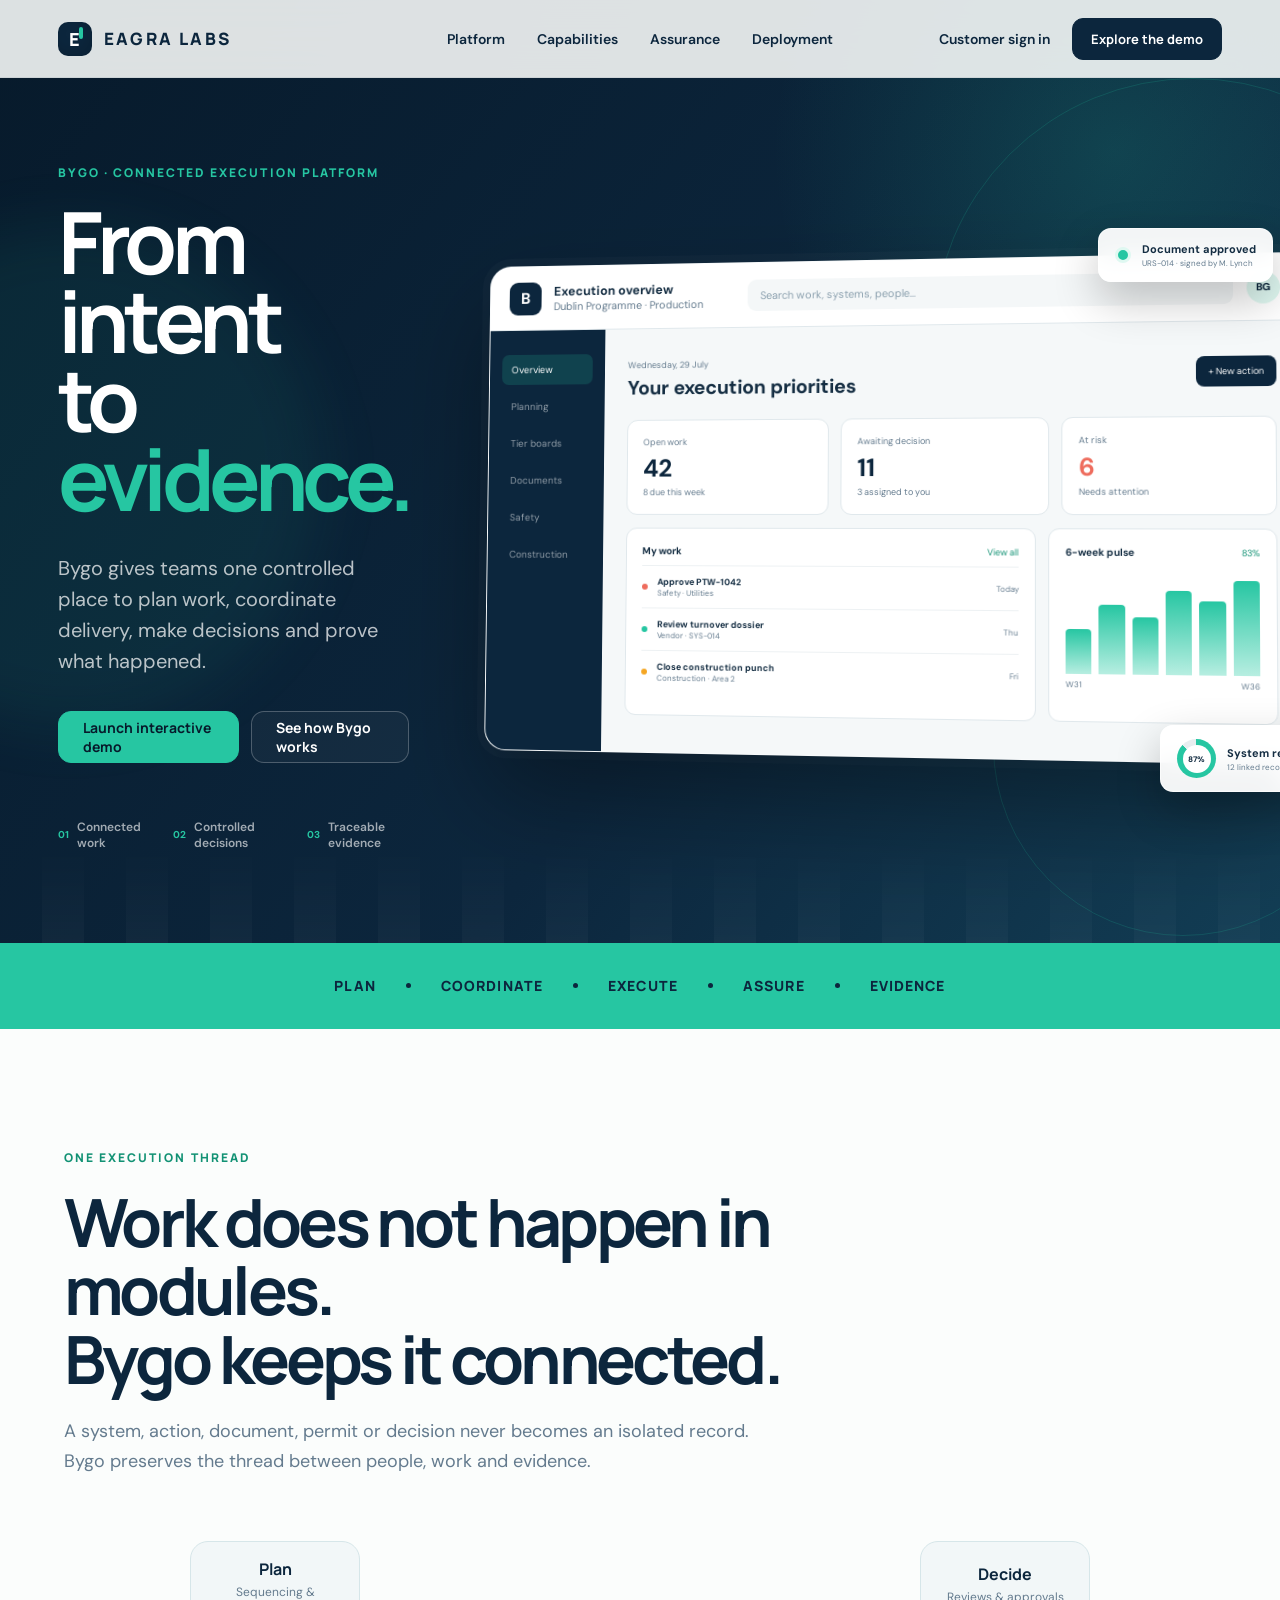
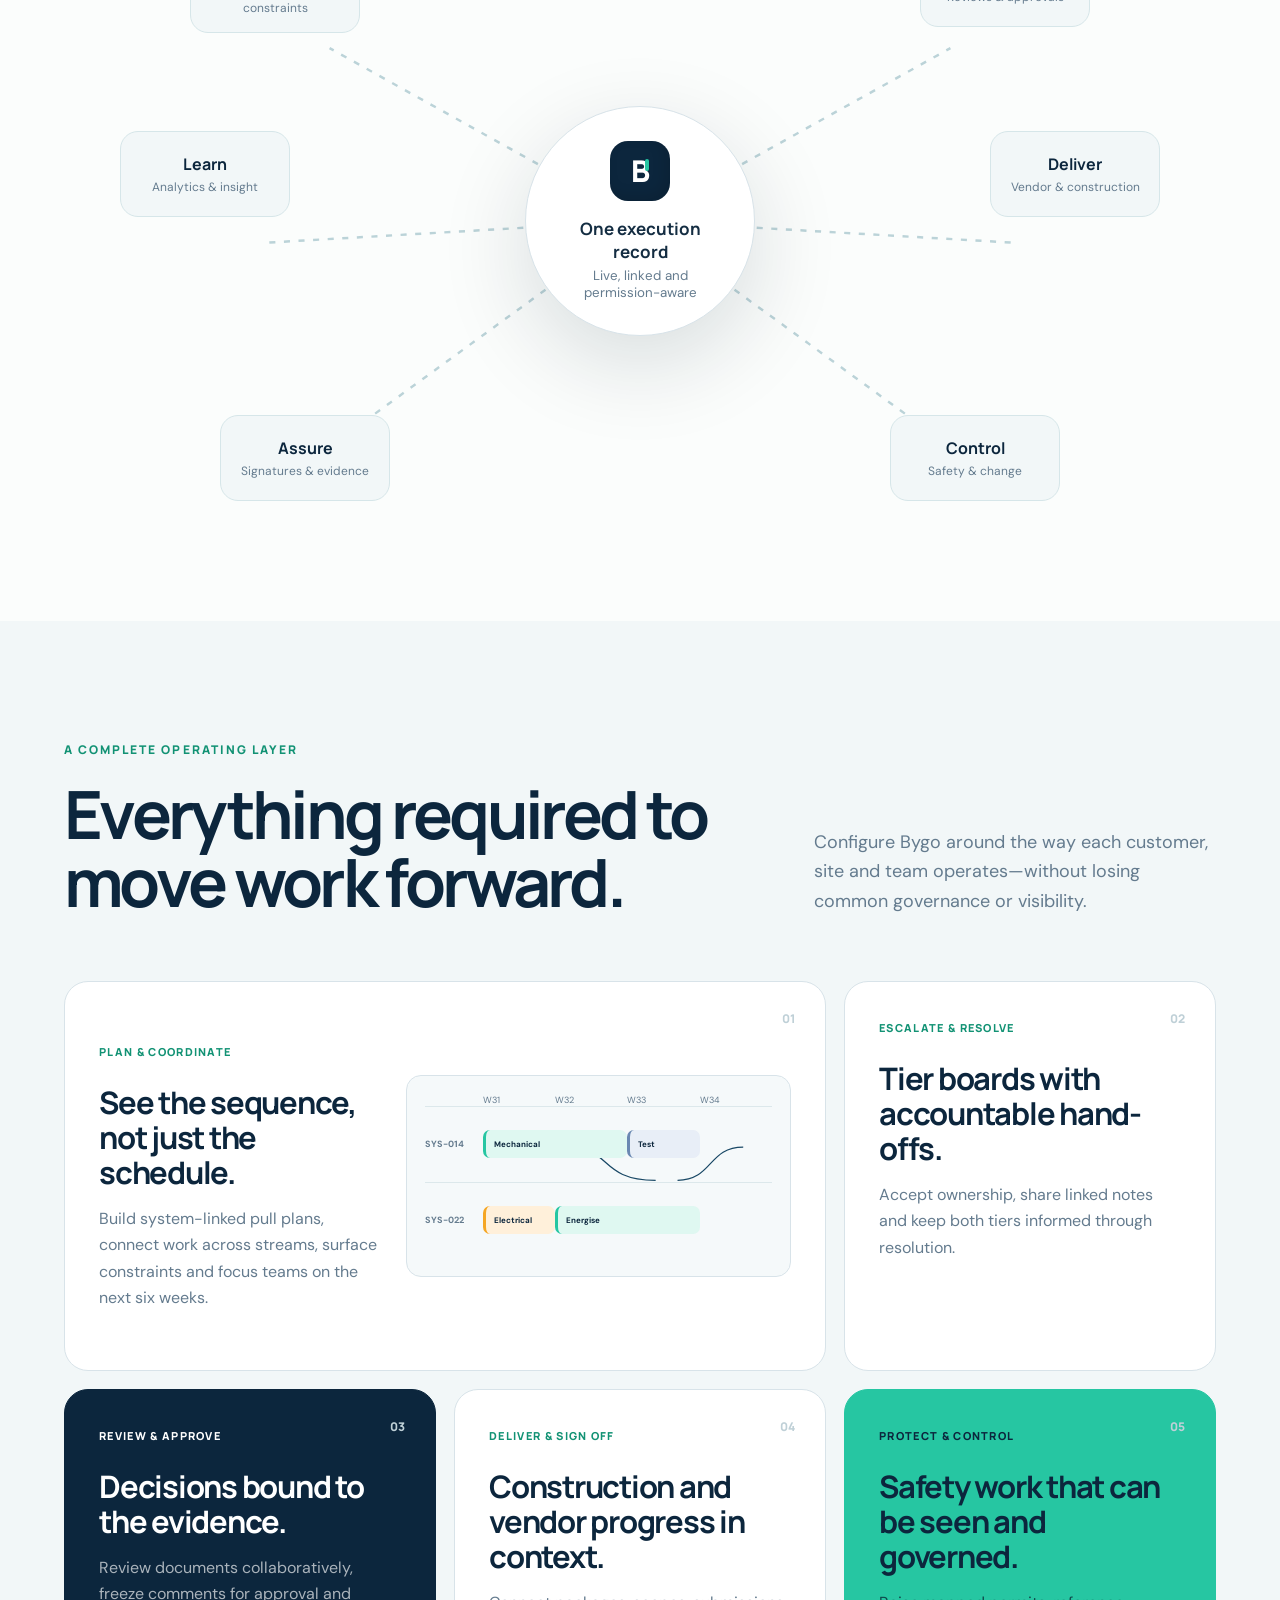
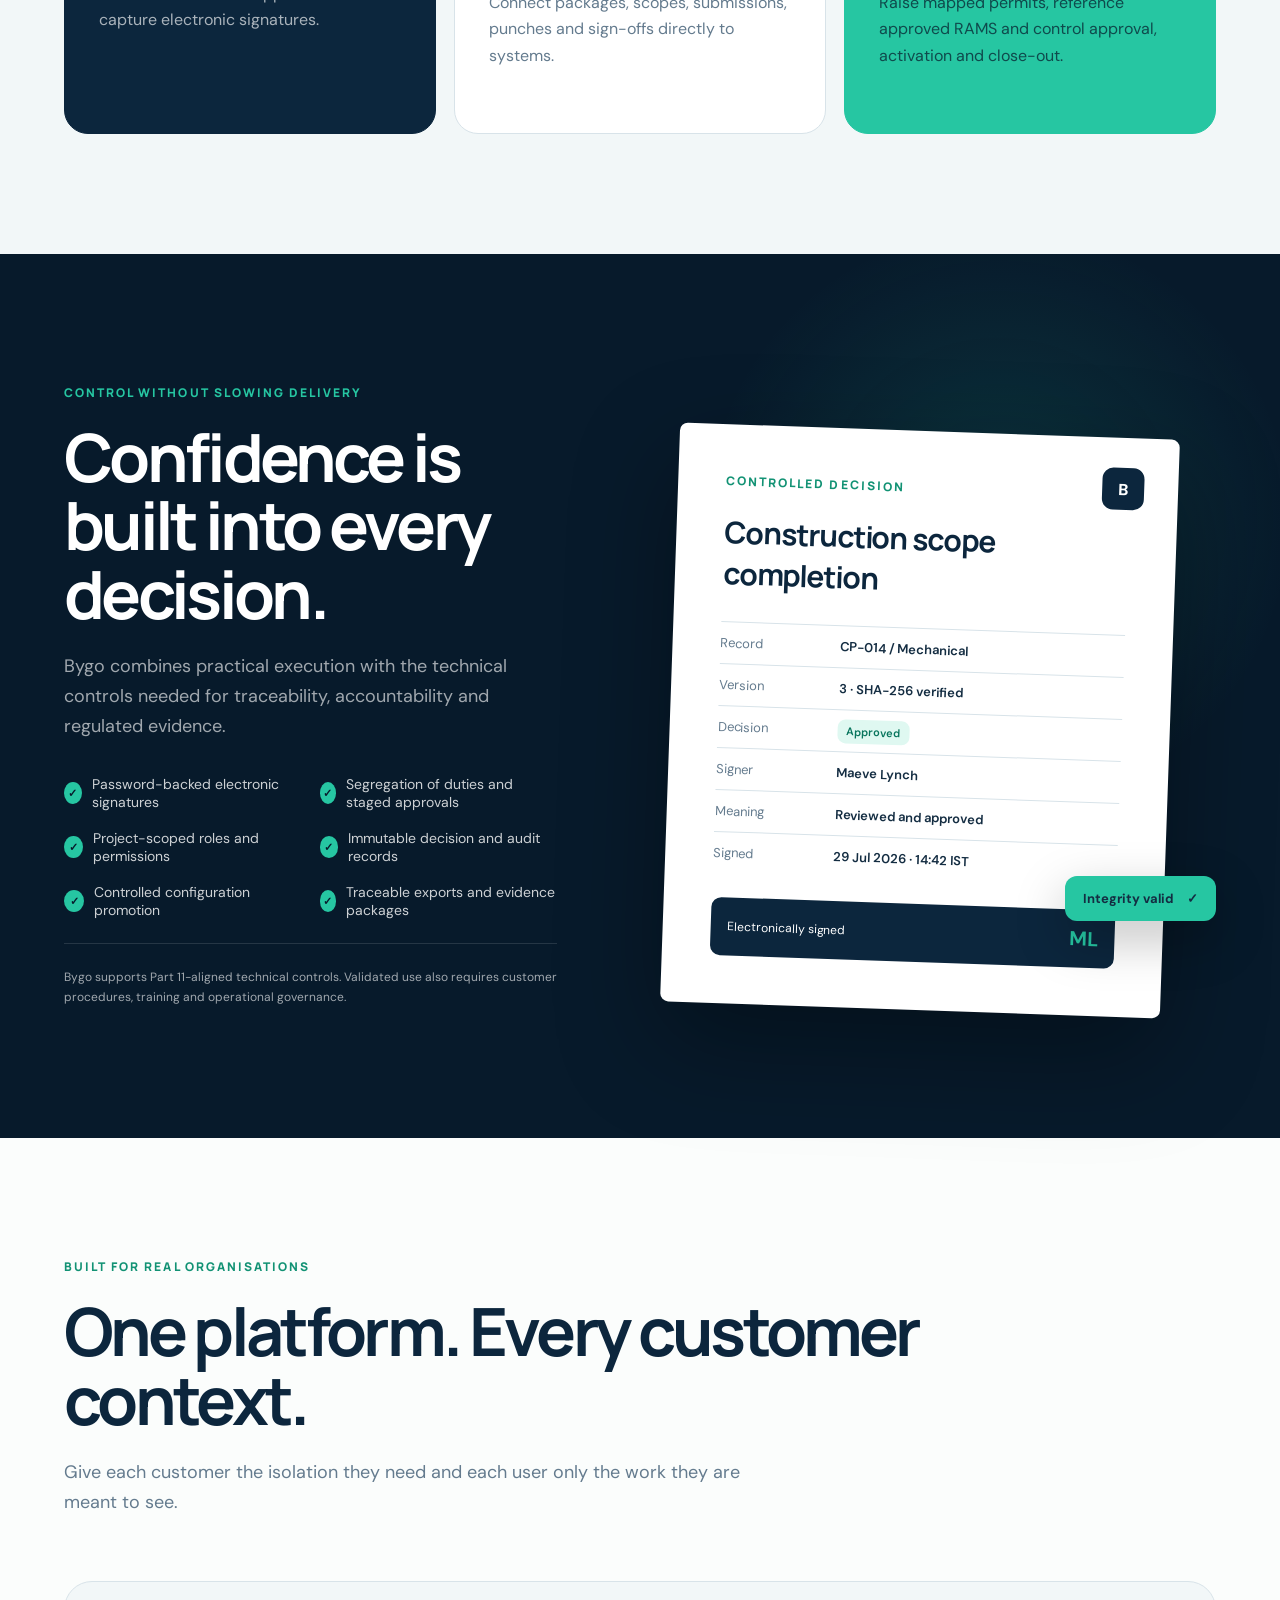
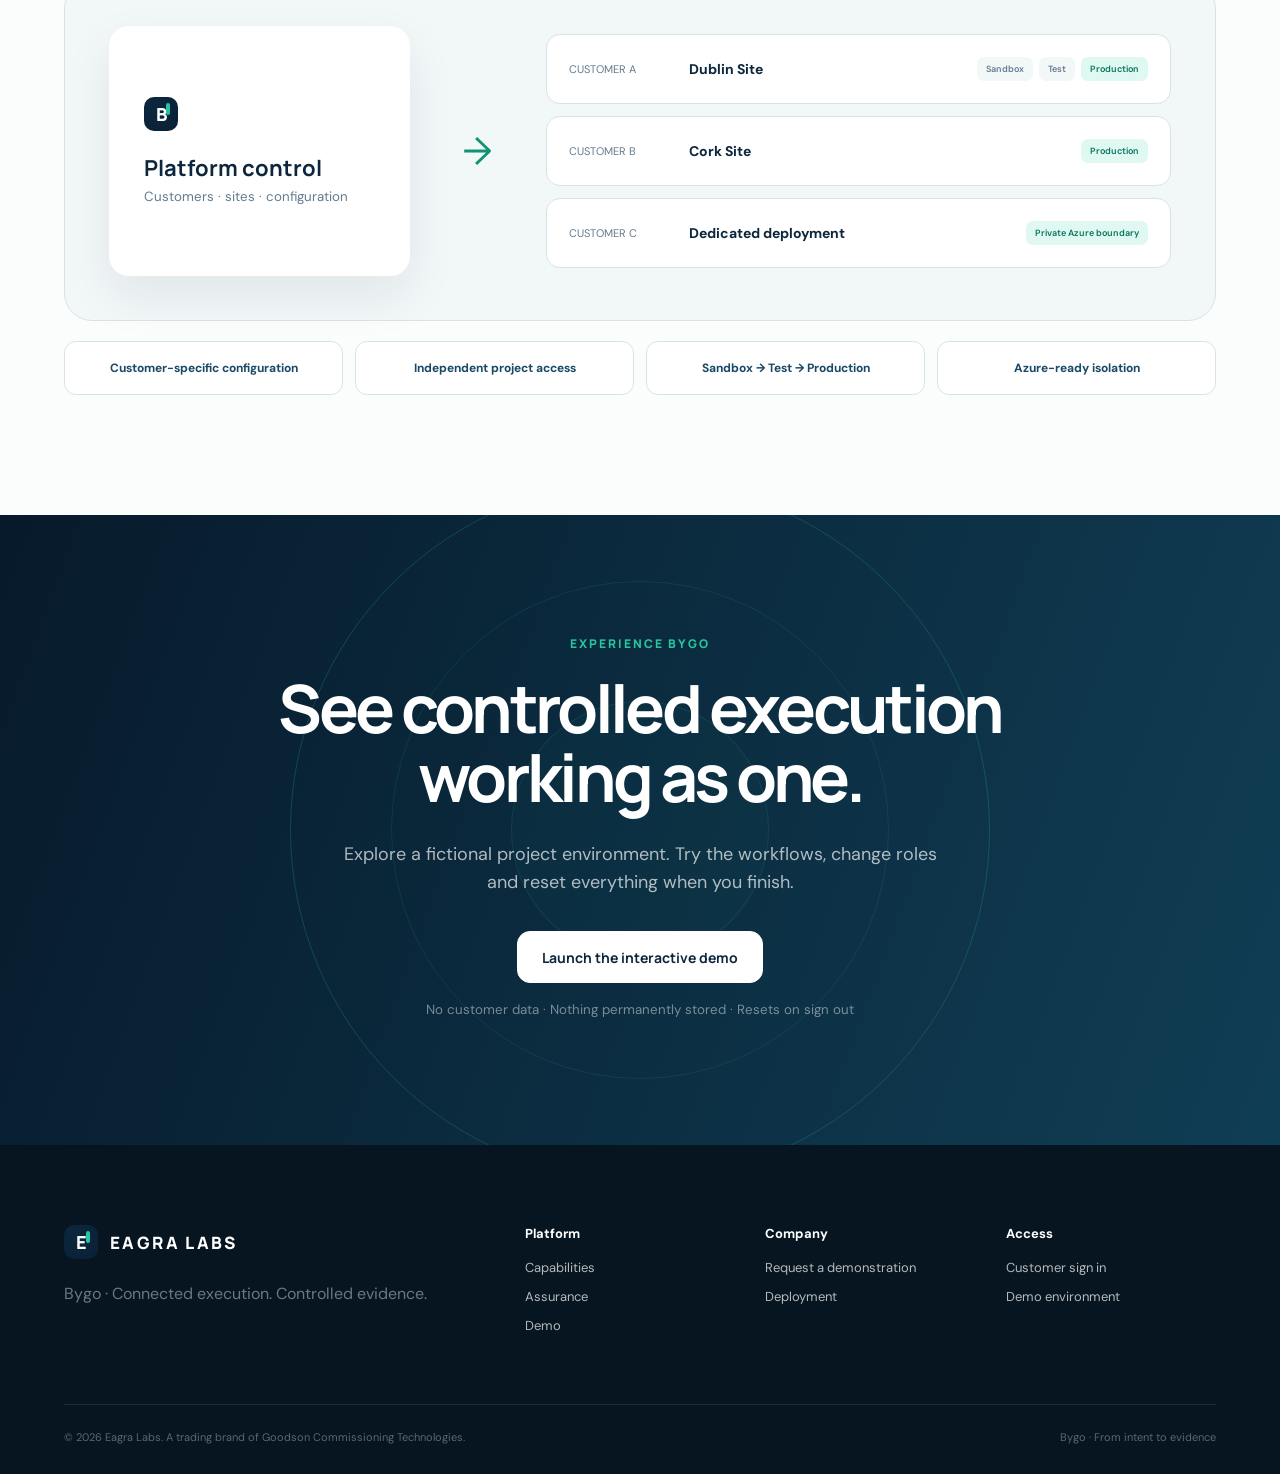
<file: index.html>
<!doctype html>
<html lang="en">
  <head>
    <meta charset="UTF-8" />
    <meta name="viewport" content="width=device-width, initial-scale=1.0" />
    <meta
      name="description"
      content="Bygo by Eagra Labs connects plans, people, controlled work and evidence across the entire execution lifecycle."
    />
    <meta name="theme-color" content="#0c263d" />
    <link rel="canonical" href="https://eagralabs.com/" />
    <meta property="og:type" content="website" />
    <meta property="og:url" content="https://eagralabs.com/" />
    <meta property="og:site_name" content="Eagra Labs" />
    <meta property="og:title" content="Bygo by Eagra Labs | From intent to evidence" />
    <meta
      property="og:description"
      content="Connected execution for plans, decisions, controlled work and traceable evidence."
    />
    <meta name="twitter:card" content="summary" />
    <meta name="twitter:title" content="Bygo by Eagra Labs | From intent to evidence" />
    <meta
      name="twitter:description"
      content="Connected execution for plans, decisions, controlled work and traceable evidence."
    />
    <title>Bygo by Eagra Labs | From intent to evidence</title>
    <link rel="icon" href="favicon.svg" type="image/svg+xml" />
    <link rel="preconnect" href="https://fonts.googleapis.com" />
    <link rel="preconnect" href="https://fonts.gstatic.com" crossorigin />
    <link
      href="https://fonts.googleapis.com/css2?family=DM+Sans:wght@400;500;600;700&amp;family=Manrope:wght@500;600;700;800&amp;display=swap"
      rel="stylesheet"
    />
    <link rel="stylesheet" href="styles.css" />
  </head>
  <body>
    <header class="site-header">
      <a class="brand" href="#top" aria-label="Eagra Labs home">
        <span class="brand-mark">E</span>
        <span>EAGRA LABS</span>
      </a>
      <button class="menu-toggle" type="button" aria-label="Open navigation">
        <span></span><span></span>
      </button>
      <nav class="site-nav" aria-label="Primary navigation">
        <a href="#platform">Platform</a>
        <a href="#capabilities">Capabilities</a>
        <a href="#assurance">Assurance</a>
        <a href="#deployment">Deployment</a>
      </nav>
      <div class="header-actions">
        <a class="text-link" href="https://app.bygo.eagralabs.com/">Customer sign in</a>
        <a class="button small" href="demo.html">Explore the demo</a>
      </div>
    </header>

    <main id="top">
      <section class="hero">
        <div class="hero-glow"></div>
        <div class="hero-copy reveal">
          <span class="kicker">Bygo · Connected execution platform</span>
          <h1>From intent<br />to <em>evidence.</em></h1>
          <p>
            Bygo gives teams one controlled place to plan work, coordinate
            delivery, make decisions and prove what happened.
          </p>
          <div class="hero-actions">
            <a class="button" href="demo.html">Launch interactive demo</a>
            <a class="button ghost" href="#platform">See how Bygo works</a>
          </div>
          <div class="hero-proof">
            <span><b>01</b> Connected work</span>
            <span><b>02</b> Controlled decisions</span>
            <span><b>03</b> Traceable evidence</span>
          </div>
        </div>

        <div class="product-scene reveal">
          <div class="scene-orbit orbit-one"></div>
          <div class="scene-orbit orbit-two"></div>
          <div class="product-window">
            <div class="product-topbar">
              <div class="mini-brand">B</div>
              <div class="product-title">
                <strong>Execution overview</strong>
                <span>Dublin Programme · Production</span>
              </div>
              <div class="product-search">Search work, systems, people…</div>
              <div class="avatar">BG</div>
            </div>
            <div class="product-body">
              <aside class="product-sidebar">
                <span class="active">Overview</span>
                <span>Planning</span>
                <span>Tier boards</span>
                <span>Documents</span>
                <span>Safety</span>
                <span>Construction</span>
              </aside>
              <div class="product-content">
                <div class="welcome-row">
                  <div>
                    <small>Wednesday, 29 July</small>
                    <h3>Your execution priorities</h3>
                  </div>
                  <button>+ New action</button>
                </div>
                <div class="metric-row">
                  <div><span>Open work</span><strong>42</strong><i>8 due this week</i></div>
                  <div><span>Awaiting decision</span><strong>11</strong><i>3 assigned to you</i></div>
                  <div class="alert"><span>At risk</span><strong>6</strong><i>Needs attention</i></div>
                </div>
                <div class="content-grid">
                  <div class="work-card">
                    <header><strong>My work</strong><span>View all</span></header>
                    <div class="work-row">
                      <i class="priority critical"></i>
                      <div><b>Approve PTW-1042</b><small>Safety · Utilities</small></div>
                      <time>Today</time>
                    </div>
                    <div class="work-row">
                      <i class="priority"></i>
                      <div><b>Review turnover dossier</b><small>Vendor · SYS-014</small></div>
                      <time>Thu</time>
                    </div>
                    <div class="work-row">
                      <i class="priority medium"></i>
                      <div><b>Close construction punch</b><small>Construction · Area 2</small></div>
                      <time>Fri</time>
                    </div>
                  </div>
                  <div class="pulse-card">
                    <header><strong>6-week pulse</strong><span>83%</span></header>
                    <div class="bars">
                      <i style="height: 42%"></i><i style="height: 65%"></i
                      ><i style="height: 53%"></i><i style="height: 78%"></i
                      ><i style="height: 69%"></i><i style="height: 88%"></i>
                    </div>
                    <div class="week-labels"><span>W31</span><span>W36</span></div>
                  </div>
                </div>
              </div>
            </div>
          </div>
          <div class="floating-card float-one">
            <span class="status-dot"></span>
            <div><b>Document approved</b><small>URS-014 · signed by M. Lynch</small></div>
          </div>
          <div class="floating-card float-two">
            <div class="ring"><span>87%</span></div>
            <div><b>System readiness</b><small>12 linked records complete</small></div>
          </div>
        </div>
      </section>

      <section class="signal-strip" aria-label="Platform outcomes">
        <span>Plan</span><i></i><span>Coordinate</span><i></i
        ><span>Execute</span><i></i><span>Assure</span><i></i
        ><span>Evidence</span>
      </section>

      <section class="platform section" id="platform">
        <div class="section-heading reveal">
          <span class="kicker dark">One execution thread</span>
          <h2>Work does not happen in modules.<br />Bygo keeps it connected.</h2>
          <p>
            A system, action, document, permit or decision never becomes an
            isolated record. Bygo preserves the thread between people, work and
            evidence.
          </p>
        </div>
        <div class="thread-map reveal">
          <div class="thread-centre">
            <span class="brand-mark large">B</span>
            <strong>One execution record</strong>
            <small>Live, linked and permission-aware</small>
          </div>
          <div class="thread-node n1"><b>Plan</b><span>Sequencing &amp; constraints</span></div>
          <div class="thread-node n2"><b>Decide</b><span>Reviews &amp; approvals</span></div>
          <div class="thread-node n3"><b>Deliver</b><span>Vendor &amp; construction</span></div>
          <div class="thread-node n4"><b>Control</b><span>Safety &amp; change</span></div>
          <div class="thread-node n5"><b>Assure</b><span>Signatures &amp; evidence</span></div>
          <div class="thread-node n6"><b>Learn</b><span>Analytics &amp; insight</span></div>
          <svg viewBox="0 0 800 460" aria-hidden="true">
            <path d="M400 230 145 88M400 230 655 88M400 230 710 248M400 230 620 390M400 230 180 390M400 230 90 248"/>
          </svg>
        </div>
      </section>

      <section class="capabilities section" id="capabilities">
        <div class="section-heading split reveal">
          <div>
            <span class="kicker dark">A complete operating layer</span>
            <h2>Everything required to move work forward.</h2>
          </div>
          <p>
            Configure Bygo around the way each customer, site and team
            operates—without losing common governance or visibility.
          </p>
        </div>
        <div class="capability-grid">
          <article class="feature-card wide reveal">
            <div class="feature-index">01</div>
            <div>
              <span class="feature-tag">Plan &amp; coordinate</span>
              <h3>See the sequence, not just the schedule.</h3>
              <p>
                Build system-linked pull plans, connect work across streams,
                surface constraints and focus teams on the next six weeks.
              </p>
            </div>
            <div class="mini-plan">
              <div class="plan-head"><span>W31</span><span>W32</span><span>W33</span><span>W34</span></div>
              <div class="plan-line"><b>SYS-014</b><i class="task t1">Mechanical</i><i class="task t2">Test</i></div>
              <div class="plan-line"><b>SYS-022</b><i class="task t3">Electrical</i><i class="task t4">Energise</i></div>
              <svg viewBox="0 0 360 95"><path d="M120 32 C170 32 155 70 220 70"/><path d="M245 70 C285 70 280 32 320 32"/></svg>
            </div>
          </article>
          <article class="feature-card reveal">
            <div class="feature-index">02</div>
            <span class="feature-tag">Escalate &amp; resolve</span>
            <h3>Tier boards with accountable hand-offs.</h3>
            <p>Accept ownership, share linked notes and keep both tiers informed through resolution.</p>
          </article>
          <article class="feature-card dark-card reveal">
            <div class="feature-index">03</div>
            <span class="feature-tag">Review &amp; approve</span>
            <h3>Decisions bound to the evidence.</h3>
            <p>Review documents collaboratively, freeze comments for approval and capture electronic signatures.</p>
          </article>
          <article class="feature-card reveal">
            <div class="feature-index">04</div>
            <span class="feature-tag">Deliver &amp; sign off</span>
            <h3>Construction and vendor progress in context.</h3>
            <p>Connect packages, scopes, submissions, punches and sign-offs directly to systems.</p>
          </article>
          <article class="feature-card accent-card reveal">
            <div class="feature-index">05</div>
            <span class="feature-tag">Protect &amp; control</span>
            <h3>Safety work that can be seen and governed.</h3>
            <p>Raise mapped permits, reference approved RAMS and control approval, activation and close-out.</p>
          </article>
        </div>
      </section>

      <section class="assurance section" id="assurance">
        <div class="assurance-copy reveal">
          <span class="kicker">Control without slowing delivery</span>
          <h2>Confidence is built into every decision.</h2>
          <p>
            Bygo combines practical execution with the technical controls
            needed for traceability, accountability and regulated evidence.
          </p>
          <ul class="check-list">
            <li><span>✓</span> Password-backed electronic signatures</li>
            <li><span>✓</span> Segregation of duties and staged approvals</li>
            <li><span>✓</span> Project-scoped roles and permissions</li>
            <li><span>✓</span> Immutable decision and audit records</li>
            <li><span>✓</span> Controlled configuration promotion</li>
            <li><span>✓</span> Traceable exports and evidence packages</li>
          </ul>
          <p class="assurance-note">
            Bygo supports Part 11-aligned technical controls. Validated use also
            requires customer procedures, training and operational governance.
          </p>
        </div>
        <div class="assurance-visual reveal">
          <div class="signature-sheet">
            <div class="sheet-mark">B</div>
            <span class="kicker dark">Controlled decision</span>
            <h3>Construction scope completion</h3>
            <dl>
              <div><dt>Record</dt><dd>CP-014 / Mechanical</dd></div>
              <div><dt>Version</dt><dd>3 · SHA-256 verified</dd></div>
              <div><dt>Decision</dt><dd><span class="approved">Approved</span></dd></div>
              <div><dt>Signer</dt><dd>Maeve Lynch</dd></div>
              <div><dt>Meaning</dt><dd>Reviewed and approved</dd></div>
              <div><dt>Signed</dt><dd>29 Jul 2026 · 14:42 IST</dd></div>
            </dl>
            <div class="signature-line">
              <span>Electronically signed</span><b>ML</b>
            </div>
          </div>
          <div class="audit-chip">Integrity valid <b>✓</b></div>
        </div>
      </section>

      <section class="deployment section" id="deployment">
        <div class="section-heading reveal">
          <span class="kicker dark">Built for real organisations</span>
          <h2>One platform. Every customer context.</h2>
          <p>
            Give each customer the isolation they need and each user only the
            work they are meant to see.
          </p>
        </div>
        <div class="deployment-grid reveal">
          <div class="deploy-control">
            <span class="brand-mark">B</span>
            <b>Platform control</b>
            <small>Customers · sites · configuration</small>
          </div>
          <div class="deploy-arrow">→</div>
          <div class="customer-stack">
            <article>
              <span>Customer A</span><b>Dublin Site</b>
              <div><i>Sandbox</i><i>Test</i><i class="live">Production</i></div>
            </article>
            <article>
              <span>Customer B</span><b>Cork Site</b>
              <div><i class="live">Production</i></div>
            </article>
            <article>
              <span>Customer C</span><b>Dedicated deployment</b>
              <div><i class="live">Private Azure boundary</i></div>
            </article>
          </div>
        </div>
        <div class="deployment-points reveal">
          <span>Customer-specific configuration</span>
          <span>Independent project access</span>
          <span>Sandbox → Test → Production</span>
          <span>Azure-ready isolation</span>
        </div>
      </section>

      <section class="demo-cta section" id="demo">
        <div class="cta-orbit"></div>
        <div class="reveal">
          <span class="kicker">Experience Bygo</span>
          <h2>See controlled execution<br />working as one.</h2>
          <p>
            Explore a fictional project environment. Try the workflows, change
            roles and reset everything when you finish.
          </p>
          <a class="button light" href="demo.html">Launch the interactive demo</a>
          <small>No customer data · Nothing permanently stored · Resets on sign out</small>
        </div>
      </section>
    </main>

    <footer class="site-footer">
      <div>
        <a class="brand light-brand" href="#top" aria-label="Eagra Labs home">
          <span class="brand-mark">E</span><span>EAGRA LABS</span>
        </a>
        <p>Bygo · Connected execution. Controlled evidence.</p>
      </div>
      <div class="footer-links">
        <div><b>Platform</b><a href="#capabilities">Capabilities</a><a href="#assurance">Assurance</a><a href="demo.html">Demo</a></div>
        <div><b>Company</b><a href="demo.html">Request a demonstration</a><a href="#deployment">Deployment</a></div>
        <div><b>Access</b><a href="https://app.bygo.eagralabs.com/">Customer sign in</a><a href="demo.html">Demo environment</a></div>
      </div>
      <div class="footer-bottom">
        <span>© <span id="year"></span> Eagra Labs. A trading brand of Goodson Commissioning Technologies.</span>
        <span>Bygo · From intent to evidence</span>
      </div>
    </footer>
    <script src="site.js"></script>
  </body>
</html>
</file>
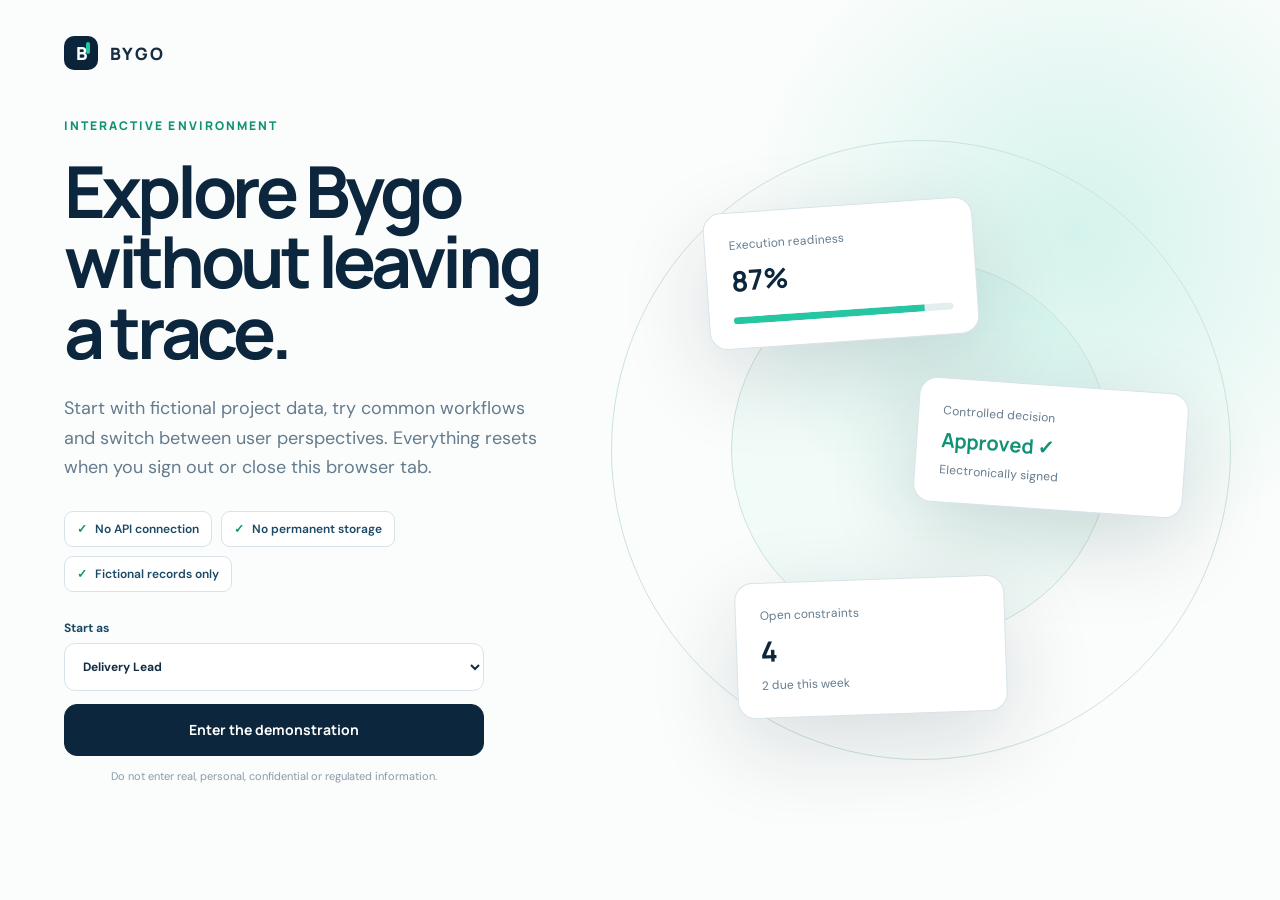
<file: demo.html>
<!doctype html>
<html lang="en">
  <head>
    <meta charset="UTF-8" />
    <meta name="viewport" content="width=device-width, initial-scale=1.0" />
    <meta name="theme-color" content="#0c263d" />
    <meta
      name="description"
      content="Explore the disposable Bygo demonstration from Eagra Labs using fictional project data."
    />
    <meta name="robots" content="noindex, nofollow" />
    <title>Bygo Interactive Demo | Eagra Labs</title>
    <link rel="icon" href="favicon.svg" type="image/svg+xml" />
    <link rel="preconnect" href="https://fonts.googleapis.com" />
    <link rel="preconnect" href="https://fonts.gstatic.com" crossorigin />
    <link
      href="https://fonts.googleapis.com/css2?family=DM+Sans:wght@400;500;600;700&amp;family=Manrope:wght@500;600;700;800&amp;display=swap"
      rel="stylesheet"
    />
    <link rel="stylesheet" href="styles.css" />
    <link rel="stylesheet" href="demo.css?v=3" />
  </head>
  <body class="demo-body">
    <section class="demo-gate" id="demo-gate">
      <a class="brand demo-home" href="index.html">
        <span class="brand-mark">B</span><span>BYGO</span>
      </a>
      <div class="gate-card">
        <span class="kicker dark">Interactive environment</span>
        <h1>Explore Bygo<br />without leaving a trace.</h1>
        <p>
          Start with fictional project data, try common workflows and switch
          between user perspectives. Everything resets when you sign out or
          close this browser tab.
        </p>
        <div class="demo-rules">
          <span><b>✓</b> No API connection</span>
          <span><b>✓</b> No permanent storage</span>
          <span><b>✓</b> Fictional records only</span>
        </div>
        <label>
          Start as
          <select id="gate-role">
            <option value="Delivery Lead">Delivery Lead</option>
            <option value="Quality Approver">Quality Approver</option>
            <option value="Construction Owner">Construction Owner</option>
            <option value="Vendor Coordinator">Vendor Coordinator</option>
          </select>
        </label>
        <button class="button" id="launch-demo" type="button">
          Enter the demonstration
        </button>
        <small>
          Do not enter real, personal, confidential or regulated information.
        </small>
      </div>
      <div class="gate-art">
        <div class="gate-ring r1"></div>
        <div class="gate-ring r2"></div>
        <div class="gate-record record-one">
          <span>Execution readiness</span><strong>87%</strong>
          <i><b style="width: 87%"></b></i>
        </div>
        <div class="gate-record record-two">
          <span>Controlled decision</span><strong>Approved ✓</strong>
          <small>Electronically signed</small>
        </div>
        <div class="gate-record record-three">
          <span>Open constraints</span><strong>4</strong>
          <small>2 due this week</small>
        </div>
      </div>
    </section>

    <div class="demo-app" id="demo-app" hidden>
      <div class="demo-banner">
        <strong>Demonstration environment</strong>
        <span>Fictional data · Browser session only · Resets on sign out</span>
        <button id="reset-demo" type="button">Reset data</button>
      </div>
      <aside class="demo-sidebar">
        <a class="brand demo-brand" href="index.html">
          <span class="brand-mark">B</span><span>BYGO</span>
        </a>
        <nav id="demo-nav">
          <button class="active" data-view="overview"><i>⌂</i><span>My work</span></button>
          <button data-view="planning"><i>↗</i><span>Planning</span></button>
          <button data-view="tiers"><i>⇧</i><span>Tier boards</span></button>
          <button data-view="documents"><i>▤</i><span>Documents</span></button>
          <button data-view="safety"><i>◇</i><span>Safety</span></button>
          <button data-view="construction"><i>▦</i><span>Construction</span></button>
          <button data-view="analytics"><i>⌁</i><span>Analytics</span></button>
        </nav>
        <div class="demo-sidebar-foot">
          <span>Bygo demonstration</span>
          <small>An Eagra Labs product</small>
        </div>
      </aside>
      <main class="demo-main">
        <header class="demo-header">
          <div>
            <small id="demo-breadcrumb">Execution / My work</small>
            <h1 id="demo-title">My work</h1>
          </div>
          <div class="demo-header-tools">
            <label>
              <span>Project</span>
              <select id="project-switcher">
                <option>Dublin Programme · Production</option>
                <option>Dublin Programme · Test</option>
                <option>Expansion Sandbox</option>
              </select>
            </label>
            <label>
              <span>View as</span>
              <select id="role-switcher">
                <option>Delivery Lead</option>
                <option>Quality Approver</option>
                <option>Construction Owner</option>
                <option>Vendor Coordinator</option>
              </select>
            </label>
            <button class="demo-notification" type="button" title="Notifications">●</button>
            <button class="demo-avatar" id="demo-avatar" type="button">DL</button>
            <button class="demo-signout" id="demo-signout" type="button">Sign out</button>
          </div>
        </header>
        <section class="demo-view" id="demo-view"></section>
      </main>
      <div class="demo-toast" id="demo-toast" role="status"></div>
    </div>
    <script src="demo.js?v=3"></script>
  </body>
</html>
</file>
<file: styles.css>
:root {
  --navy-950: #071a2b;
  --navy-900: #0c263d;
  --navy-800: #123650;
  --navy-700: #1a4966;
  --ink: #142d42;
  --muted: #647b8e;
  --line: #d8e3e9;
  --mist: #f2f7f8;
  --paper: #fbfdfc;
  --white: #fff;
  --mint: #26c6a2;
  --mint-dark: #129274;
  --mint-soft: #dff8f1;
  --amber: #f5a623;
  --coral: #ee6c5d;
  --shadow: 0 28px 90px rgba(5, 26, 43, 0.14);
}

* {
  box-sizing: border-box;
}

html {
  scroll-behavior: smooth;
}

body {
  margin: 0;
  overflow-x: hidden;
  color: var(--ink);
  background: var(--paper);
  font-family: "DM Sans", sans-serif;
  -webkit-font-smoothing: antialiased;
}

body::selection {
  color: var(--navy-950);
  background: var(--mint);
}

a {
  color: inherit;
  text-decoration: none;
}

button,
input,
select {
  font: inherit;
}

.site-header {
  position: fixed;
  z-index: 50;
  top: 0;
  right: 0;
  left: 0;
  display: grid;
  grid-template-columns: 1fr auto 1fr;
  height: 78px;
  padding: 0 4.5vw;
  align-items: center;
  color: var(--navy-900);
  background: rgba(251, 253, 252, 0.88);
  border-bottom: 1px solid rgba(20, 45, 66, 0.08);
  backdrop-filter: blur(18px);
}

.brand {
  display: inline-flex;
  width: max-content;
  align-items: center;
  gap: 12px;
  font-family: "Manrope", sans-serif;
  font-size: 17px;
  font-weight: 800;
  letter-spacing: 0.14em;
}

.brand-mark {
  display: inline-grid;
  width: 34px;
  height: 34px;
  place-items: center;
  color: var(--white);
  background: var(--navy-900);
  border-radius: 10px;
  font-family: "Manrope", sans-serif;
  font-size: 18px;
  font-weight: 800;
  letter-spacing: -0.04em;
  box-shadow: inset -5px -5px 14px rgba(0, 0, 0, 0.12);
}

.brand-mark::after {
  content: "";
  position: absolute;
  width: 4px;
  height: 12px;
  margin: -11px 0 0 13px;
  background: var(--mint);
  border-radius: 3px;
}

.brand-mark.large {
  width: 60px;
  height: 60px;
  border-radius: 18px;
  font-size: 30px;
}

.site-nav {
  display: flex;
  align-items: center;
  gap: 32px;
  font-size: 14px;
  font-weight: 600;
}

.site-nav a,
.text-link {
  transition: color 160ms ease;
}

.site-nav a:hover,
.text-link:hover {
  color: var(--mint-dark);
}

.header-actions {
  display: flex;
  justify-self: end;
  align-items: center;
  gap: 22px;
  font-size: 14px;
  font-weight: 600;
}

.menu-toggle {
  display: none;
  width: 42px;
  height: 42px;
  padding: 11px;
  background: transparent;
  border: 0;
}

.menu-toggle span {
  display: block;
  width: 100%;
  height: 2px;
  margin: 6px 0;
  background: var(--navy-900);
}

.button {
  display: inline-flex;
  min-height: 52px;
  padding: 0 24px;
  align-items: center;
  justify-content: center;
  color: var(--white);
  background: var(--navy-900);
  border: 1px solid var(--navy-900);
  border-radius: 13px;
  font-family: "Manrope", sans-serif;
  font-size: 14px;
  font-weight: 700;
  transition:
    transform 180ms ease,
    box-shadow 180ms ease,
    background 180ms ease;
}

.button:hover {
  transform: translateY(-2px);
  box-shadow: 0 12px 30px rgba(12, 38, 61, 0.18);
}

.button.small {
  min-height: 42px;
  padding: 0 18px;
  border-radius: 11px;
  font-size: 13px;
}

.button.ghost {
  color: var(--navy-900);
  background: transparent;
  border-color: rgba(12, 38, 61, 0.24);
}

.button.light {
  color: var(--navy-900);
  background: var(--white);
  border-color: var(--white);
}

.hero {
  position: relative;
  display: grid;
  grid-template-columns: 0.8fr 1.2fr;
  min-height: 790px;
  padding: 164px 4.5vw 92px;
  align-items: center;
  color: var(--white);
  background:
    radial-gradient(circle at 87% 16%, rgba(38, 198, 162, 0.18), transparent 25%),
    linear-gradient(128deg, var(--navy-950), var(--navy-900) 60%, #123d54);
}

.hero::after {
  content: "";
  position: absolute;
  right: 0;
  bottom: 0;
  left: 0;
  height: 100px;
  opacity: 0.19;
  background-image: linear-gradient(90deg, transparent 49.5%, rgba(255, 255, 255, 0.16) 50%);
  background-size: 84px 100%;
  mask-image: linear-gradient(to top, black, transparent);
}

.hero-glow {
  position: absolute;
  top: 24%;
  left: -14%;
  width: 500px;
  height: 500px;
  background: rgba(38, 198, 162, 0.08);
  border-radius: 50%;
  filter: blur(30px);
}

.hero-copy {
  position: relative;
  z-index: 2;
  max-width: 620px;
}

.kicker {
  display: block;
  margin-bottom: 22px;
  color: var(--mint);
  font-family: "Manrope", sans-serif;
  font-size: 12px;
  font-weight: 800;
  letter-spacing: 0.17em;
  text-transform: uppercase;
}

.kicker.dark {
  color: var(--mint-dark);
}

.hero h1 {
  margin: 0;
  font-family: "Manrope", sans-serif;
  font-size: clamp(58px, 6.7vw, 106px);
  font-weight: 700;
  letter-spacing: -0.065em;
  line-height: 0.92;
}

.hero h1 em {
  color: var(--mint);
  font-style: normal;
}

.hero-copy > p {
  max-width: 570px;
  margin: 34px 0 0;
  color: rgba(255, 255, 255, 0.72);
  font-size: 20px;
  line-height: 1.55;
}

.hero-actions {
  display: flex;
  margin-top: 34px;
  gap: 12px;
}

.hero .button {
  color: var(--navy-950);
  background: var(--mint);
  border-color: var(--mint);
}

.hero .button.ghost {
  color: var(--white);
  background: rgba(255, 255, 255, 0.04);
  border-color: rgba(255, 255, 255, 0.24);
}

.hero-proof {
  display: flex;
  margin-top: 56px;
  gap: 28px;
  color: rgba(255, 255, 255, 0.62);
  font-size: 12px;
  font-weight: 600;
}

.hero-proof span {
  display: flex;
  align-items: center;
  gap: 8px;
}

.hero-proof b {
  color: var(--mint);
  font-size: 10px;
}

.product-scene {
  position: relative;
  z-index: 3;
  width: 820px;
  margin-left: 5vw;
  perspective: 1400px;
}

.product-window {
  position: relative;
  z-index: 2;
  overflow: hidden;
  width: 820px;
  color: var(--ink);
  background: #f5f8f9;
  border: 1px solid rgba(255, 255, 255, 0.25);
  border-radius: 22px;
  box-shadow:
    0 45px 100px rgba(0, 0, 0, 0.35),
    0 0 0 8px rgba(255, 255, 255, 0.025);
  transform: rotateY(-6deg) rotateX(2deg);
}

.product-topbar {
  display: flex;
  height: 66px;
  padding: 0 20px;
  align-items: center;
  gap: 13px;
  background: var(--white);
  border-bottom: 1px solid #e0e8ec;
}

.mini-brand {
  display: grid;
  width: 34px;
  height: 34px;
  place-items: center;
  color: white;
  background: var(--navy-900);
  border-radius: 9px;
  font-weight: 800;
}

.product-title {
  display: flex;
  min-width: 190px;
  flex-direction: column;
  font-size: 11px;
}

.product-title strong {
  font-size: 13px;
}

.product-title span {
  color: var(--muted);
}

.product-search {
  flex: 1;
  padding: 9px 13px;
  color: #8ba0ae;
  background: #f4f7f8;
  border-radius: 9px;
  font-size: 11px;
}

.avatar {
  display: grid;
  width: 32px;
  height: 32px;
  place-items: center;
  color: var(--navy-900);
  background: var(--mint-soft);
  border-radius: 50%;
  font-size: 10px;
  font-weight: 800;
}

.product-body {
  display: grid;
  grid-template-columns: 122px 1fr;
  min-height: 430px;
}

.product-sidebar {
  display: flex;
  padding: 25px 13px;
  flex-direction: column;
  gap: 7px;
  background: var(--navy-900);
}

.product-sidebar span {
  padding: 9px 10px;
  color: rgba(255, 255, 255, 0.55);
  border-radius: 7px;
  font-size: 10px;
}

.product-sidebar span.active {
  color: white;
  background: rgba(38, 198, 162, 0.17);
}

.product-content {
  padding: 24px;
}

.welcome-row {
  display: flex;
  align-items: center;
  justify-content: space-between;
}

.welcome-row small {
  color: var(--muted);
  font-size: 9px;
}

.welcome-row h3 {
  margin: 2px 0 0;
  font-size: 20px;
}

.welcome-row button {
  padding: 9px 12px;
  color: white;
  background: var(--navy-900);
  border: 0;
  border-radius: 8px;
  font-size: 9px;
}

.metric-row {
  display: grid;
  grid-template-columns: repeat(3, 1fr);
  margin-top: 20px;
  gap: 12px;
}

.metric-row > div {
  display: flex;
  padding: 16px;
  flex-direction: column;
  background: white;
  border: 1px solid #e0e8ec;
  border-radius: 11px;
}

.metric-row span,
.metric-row i {
  color: var(--muted);
  font-size: 9px;
  font-style: normal;
}

.metric-row strong {
  margin: 4px 0 2px;
  color: var(--navy-900);
  font-size: 25px;
}

.metric-row .alert strong {
  color: var(--coral);
}

.content-grid {
  display: grid;
  grid-template-columns: 1.5fr 0.8fr;
  margin-top: 13px;
  gap: 12px;
}

.work-card,
.pulse-card {
  min-height: 190px;
  padding: 16px;
  background: white;
  border: 1px solid #e0e8ec;
  border-radius: 11px;
}

.work-card header,
.pulse-card header {
  display: flex;
  margin-bottom: 8px;
  align-items: center;
  justify-content: space-between;
  font-size: 10px;
}

.work-card header span,
.pulse-card header span {
  color: var(--mint-dark);
  font-size: 9px;
}

.work-row {
  display: grid;
  grid-template-columns: 7px 1fr auto;
  padding: 10px 0;
  align-items: center;
  gap: 9px;
  border-top: 1px solid #edf1f3;
}

.priority {
  width: 6px;
  height: 6px;
  background: var(--mint);
  border-radius: 50%;
}

.priority.critical {
  background: var(--coral);
}

.priority.medium {
  background: var(--amber);
}

.work-row div {
  display: flex;
  flex-direction: column;
}

.work-row b {
  font-size: 9px;
}

.work-row small,
.work-row time {
  color: var(--muted);
  font-size: 8px;
}

.bars {
  display: flex;
  height: 105px;
  align-items: end;
  gap: 7px;
}

.bars i {
  flex: 1;
  background: linear-gradient(var(--mint), #b7eee1);
  border-radius: 4px 4px 0 0;
}

.week-labels {
  display: flex;
  margin-top: 5px;
  justify-content: space-between;
  color: var(--muted);
  font-size: 8px;
}

.floating-card {
  position: absolute;
  z-index: 4;
  display: flex;
  padding: 13px 16px;
  align-items: center;
  gap: 11px;
  color: var(--ink);
  background: rgba(255, 255, 255, 0.95);
  border: 1px solid rgba(255, 255, 255, 0.7);
  border-radius: 13px;
  box-shadow: 0 18px 45px rgba(0, 0, 0, 0.24);
  backdrop-filter: blur(12px);
}

.floating-card b,
.floating-card small {
  display: block;
  white-space: nowrap;
}

.floating-card b {
  font-size: 11px;
}

.floating-card small {
  margin-top: 2px;
  color: var(--muted);
  font-size: 8px;
}

.float-one {
  top: -30px;
  right: 20px;
}

.float-two {
  right: -55px;
  bottom: -36px;
}

.status-dot {
  width: 10px;
  height: 10px;
  background: var(--mint);
  border: 3px solid var(--mint-soft);
  border-radius: 50%;
  box-sizing: content-box;
}

.ring {
  display: grid;
  width: 39px;
  height: 39px;
  place-items: center;
  background: conic-gradient(var(--mint) 87%, #e8eef0 0);
  border-radius: 50%;
}

.ring::before {
  content: "";
  position: absolute;
  width: 28px;
  height: 28px;
  background: white;
  border-radius: 50%;
}

.ring span {
  z-index: 1;
  font-size: 8px;
  font-weight: 800;
}

.scene-orbit {
  position: absolute;
  border: 1px solid rgba(38, 198, 162, 0.18);
  border-radius: 50%;
}

.orbit-one {
  top: -180px;
  right: -160px;
  width: 520px;
  height: 520px;
}

.orbit-two {
  right: -80px;
  bottom: -180px;
  width: 380px;
  height: 380px;
}

.signal-strip {
  display: flex;
  min-height: 86px;
  padding: 0 6vw;
  align-items: center;
  justify-content: center;
  gap: 30px;
  color: var(--navy-900);
  background: var(--mint);
  font-family: "Manrope", sans-serif;
  font-size: 14px;
  font-weight: 800;
  letter-spacing: 0.08em;
  text-transform: uppercase;
}

.signal-strip i {
  width: 5px;
  height: 5px;
  background: var(--navy-900);
  border-radius: 50%;
}

.section {
  padding: 120px max(5vw, calc((100vw - 1380px) / 2));
}

.section-heading {
  max-width: 900px;
  margin-bottom: 64px;
}

.section-heading.split {
  display: grid;
  grid-template-columns: 1.25fr 0.75fr;
  max-width: none;
  align-items: end;
  gap: 80px;
}

.section-heading h2,
.assurance h2,
.demo-cta h2 {
  margin: 0;
  color: var(--navy-900);
  font-family: "Manrope", sans-serif;
  font-size: clamp(42px, 5.2vw, 74px);
  font-weight: 700;
  letter-spacing: -0.055em;
  line-height: 1.03;
}

.section-heading p,
.assurance-copy > p {
  max-width: 700px;
  margin: 24px 0 0;
  color: var(--muted);
  font-size: 18px;
  line-height: 1.65;
}

.platform {
  background: var(--paper);
}

.thread-map {
  position: relative;
  width: min(100%, 1040px);
  height: 560px;
  margin: 0 auto;
}

.thread-map svg {
  position: absolute;
  inset: 0;
  width: 100%;
  height: 100%;
}

.thread-map path {
  fill: none;
  stroke: #bbd3d8;
  stroke-dasharray: 5 7;
  stroke-width: 2;
}

.thread-centre,
.thread-node {
  position: absolute;
  z-index: 2;
  display: flex;
  flex-direction: column;
  align-items: center;
  justify-content: center;
  text-align: center;
}

.thread-centre {
  top: 50%;
  left: 50%;
  width: 230px;
  height: 230px;
  padding: 28px;
  background: white;
  border: 1px solid var(--line);
  border-radius: 50%;
  box-shadow: var(--shadow);
  transform: translate(-50%, -50%);
}

.thread-centre strong {
  margin-top: 16px;
  font-family: "Manrope", sans-serif;
  font-size: 17px;
}

.thread-centre small {
  margin-top: 4px;
  color: var(--muted);
}

.thread-node {
  width: 170px;
  min-height: 86px;
  padding: 16px;
  background: var(--mist);
  border: 1px solid #d6e6e9;
  border-radius: 18px;
}

.thread-node b {
  color: var(--navy-900);
  font-family: "Manrope", sans-serif;
}

.thread-node span {
  margin-top: 4px;
  color: var(--muted);
  font-size: 12px;
}

.thread-node.n1 { top: 0; left: 70px; }
.thread-node.n2 { top: 0; right: 70px; }
.thread-node.n3 { top: 190px; right: 0; }
.thread-node.n4 { right: 100px; bottom: 0; }
.thread-node.n5 { bottom: 0; left: 100px; }
.thread-node.n6 { top: 190px; left: 0; }

.capabilities {
  background: var(--mist);
}

.capability-grid {
  display: grid;
  grid-template-columns: repeat(12, 1fr);
  gap: 18px;
}

.feature-card {
  position: relative;
  grid-column: span 4;
  overflow: hidden;
  min-height: 345px;
  padding: 34px;
  background: white;
  border: 1px solid var(--line);
  border-radius: 24px;
}

.feature-card.wide {
  display: grid;
  grid-column: span 8;
  grid-template-columns: 0.85fr 1.15fr;
  min-height: 390px;
  align-items: center;
  gap: 22px;
}

.feature-index {
  position: absolute;
  top: 28px;
  right: 30px;
  color: #bfd0d7;
  font-family: "Manrope", sans-serif;
  font-size: 12px;
  font-weight: 800;
}

.feature-tag {
  color: var(--mint-dark);
  font-family: "Manrope", sans-serif;
  font-size: 11px;
  font-weight: 800;
  letter-spacing: 0.12em;
  text-transform: uppercase;
}

.feature-card h3 {
  max-width: 470px;
  margin: 24px 0 16px;
  color: var(--navy-900);
  font-family: "Manrope", sans-serif;
  font-size: 31px;
  letter-spacing: -0.04em;
  line-height: 1.13;
}

.feature-card p {
  max-width: 470px;
  margin: 0;
  color: var(--muted);
  line-height: 1.65;
}

.dark-card {
  color: white;
  background: var(--navy-900);
  border-color: var(--navy-900);
}

.dark-card h3,
.dark-card .feature-tag {
  color: white;
}

.dark-card p {
  color: rgba(255, 255, 255, 0.65);
}

.accent-card {
  background: var(--mint);
  border-color: var(--mint);
}

.accent-card .feature-tag {
  color: var(--navy-900);
}

.accent-card p {
  color: rgba(7, 26, 43, 0.72);
}

.mini-plan {
  position: relative;
  padding: 18px;
  background: #f5f9fa;
  border: 1px solid var(--line);
  border-radius: 15px;
}

.plan-head {
  display: grid;
  grid-template-columns: repeat(4, 1fr);
  margin-left: 58px;
  color: var(--muted);
  font-size: 9px;
}

.plan-line {
  position: relative;
  display: grid;
  grid-template-columns: 58px repeat(4, 1fr);
  height: 76px;
  align-items: center;
  border-top: 1px solid #dce8eb;
}

.plan-line b {
  color: var(--muted);
  font-size: 9px;
}

.task {
  z-index: 2;
  padding: 9px 8px;
  color: var(--navy-900);
  background: var(--mint-soft);
  border-left: 3px solid var(--mint);
  border-radius: 7px;
  font-size: 8px;
  font-style: normal;
  font-weight: 700;
}

.task.t1 { grid-column: 2 / span 2; }
.task.t2 { grid-column: 4; background: #e8eef7; border-color: #6a88b2; }
.task.t3 { grid-column: 2; background: #fff0da; border-color: var(--amber); }
.task.t4 { grid-column: 3 / span 2; }

.mini-plan svg {
  position: absolute;
  top: 43px;
  right: 12px;
  left: 56px;
  width: calc(100% - 68px);
}

.mini-plan path {
  fill: none;
  stroke: var(--navy-700);
  stroke-width: 1.4;
}

.assurance {
  display: grid;
  grid-template-columns: 0.92fr 1.08fr;
  min-height: 820px;
  padding-top: 130px;
  padding-bottom: 130px;
  align-items: center;
  gap: 80px;
  color: white;
  background:
    radial-gradient(circle at 78% 30%, rgba(38, 198, 162, 0.15), transparent 25%),
    var(--navy-950);
}

.assurance h2 {
  color: white;
}

.assurance-copy > p {
  color: rgba(255, 255, 255, 0.62);
}

.check-list {
  display: grid;
  margin: 34px 0 0;
  padding: 0;
  grid-template-columns: repeat(2, 1fr);
  gap: 18px;
  list-style: none;
}

.check-list li {
  display: flex;
  align-items: center;
  gap: 10px;
  color: rgba(255, 255, 255, 0.8);
  font-size: 14px;
}

.check-list span {
  display: grid;
  width: 22px;
  height: 22px;
  place-items: center;
  color: var(--navy-950);
  background: var(--mint);
  border-radius: 50%;
  font-size: 11px;
  font-weight: 800;
}

.assurance-note {
  padding-top: 24px;
  border-top: 1px solid rgba(255, 255, 255, 0.12);
  font-size: 12px !important;
}

.assurance-visual {
  position: relative;
  min-height: 570px;
}

.signature-sheet {
  position: absolute;
  top: 20px;
  right: 8%;
  width: min(100%, 500px);
  padding: 48px;
  color: var(--ink);
  background: white;
  border-radius: 8px;
  box-shadow: 0 38px 100px rgba(0, 0, 0, 0.35);
  transform: rotate(2deg);
}

.sheet-mark {
  position: absolute;
  top: 30px;
  right: 34px;
  display: grid;
  width: 42px;
  height: 42px;
  place-items: center;
  color: white;
  background: var(--navy-900);
  border-radius: 11px;
  font-weight: 800;
}

.signature-sheet h3 {
  max-width: 340px;
  margin: 15px 0 28px;
  color: var(--navy-900);
  font-family: "Manrope", sans-serif;
  font-size: 30px;
  letter-spacing: -0.035em;
}

.signature-sheet dl {
  margin: 0;
}

.signature-sheet dl > div {
  display: grid;
  grid-template-columns: 120px 1fr;
  padding: 12px 0;
  border-top: 1px solid var(--line);
  font-size: 13px;
}

.signature-sheet dt {
  color: var(--muted);
}

.signature-sheet dd {
  margin: 0;
  font-weight: 600;
}

.approved {
  padding: 5px 9px;
  color: #08755d;
  background: var(--mint-soft);
  border-radius: 8px;
  font-size: 11px;
}

.signature-line {
  display: flex;
  margin-top: 24px;
  padding: 16px;
  align-items: center;
  justify-content: space-between;
  color: white;
  background: var(--navy-900);
  border-radius: 10px;
}

.signature-line span {
  font-size: 12px;
}

.signature-line b {
  color: var(--mint);
  font-size: 20px;
}

.audit-chip {
  position: absolute;
  z-index: 2;
  right: 0;
  bottom: 60px;
  padding: 14px 18px;
  color: var(--ink);
  background: var(--mint);
  border-radius: 12px;
  box-shadow: 0 18px 50px rgba(0, 0, 0, 0.25);
  font-size: 13px;
  font-weight: 700;
}

.audit-chip b {
  margin-left: 10px;
}

.deployment {
  background: var(--paper);
}

.deployment-grid {
  display: grid;
  grid-template-columns: 0.65fr 80px 1.35fr;
  padding: 44px;
  align-items: center;
  gap: 28px;
  background: var(--mist);
  border: 1px solid var(--line);
  border-radius: 28px;
}

.deploy-control {
  display: flex;
  min-height: 250px;
  padding: 35px;
  align-items: flex-start;
  justify-content: center;
  flex-direction: column;
  background: white;
  border-radius: 20px;
  box-shadow: 0 20px 50px rgba(20, 45, 66, 0.08);
}

.deploy-control b {
  margin-top: 22px;
  color: var(--navy-900);
  font-family: "Manrope", sans-serif;
  font-size: 22px;
}

.deploy-control small {
  margin-top: 5px;
  color: var(--muted);
}

.deploy-arrow {
  color: var(--mint-dark);
  font-size: 38px;
  text-align: center;
}

.customer-stack {
  display: grid;
  gap: 12px;
}

.customer-stack article {
  display: grid;
  grid-template-columns: 120px 1fr auto;
  padding: 22px;
  align-items: center;
  background: white;
  border: 1px solid var(--line);
  border-radius: 14px;
}

.customer-stack article > span {
  color: var(--muted);
  font-size: 11px;
  text-transform: uppercase;
}

.customer-stack article > b {
  color: var(--navy-900);
  font-size: 14px;
}

.customer-stack article div {
  display: flex;
  gap: 6px;
}

.customer-stack i {
  padding: 6px 9px;
  color: var(--muted);
  background: var(--mist);
  border-radius: 7px;
  font-size: 9px;
  font-style: normal;
  font-weight: 600;
}

.customer-stack i.live {
  color: #08755d;
  background: var(--mint-soft);
}

.deployment-points {
  display: grid;
  grid-template-columns: repeat(4, 1fr);
  margin-top: 20px;
  gap: 12px;
}

.deployment-points span {
  padding: 18px;
  color: var(--navy-700);
  background: white;
  border: 1px solid var(--line);
  border-radius: 12px;
  font-size: 12px;
  font-weight: 700;
  text-align: center;
}

.demo-cta {
  position: relative;
  overflow: hidden;
  min-height: 630px;
  color: white;
  background:
    linear-gradient(110deg, var(--navy-950), #103e55);
  text-align: center;
}

.demo-cta > div:not(.cta-orbit) {
  position: relative;
  z-index: 2;
}

.demo-cta h2 {
  color: white;
}

.demo-cta p {
  max-width: 600px;
  margin: 28px auto 34px;
  color: rgba(255, 255, 255, 0.68);
  font-size: 18px;
  line-height: 1.6;
}

.demo-cta small {
  display: block;
  margin-top: 18px;
  color: rgba(255, 255, 255, 0.45);
}

.cta-orbit {
  position: absolute;
  top: 50%;
  left: 50%;
  width: 700px;
  height: 700px;
  border: 1px solid rgba(38, 198, 162, 0.22);
  border-radius: 50%;
  transform: translate(-50%, -50%);
}

.cta-orbit::before,
.cta-orbit::after {
  content: "";
  position: absolute;
  border: 1px solid rgba(38, 198, 162, 0.12);
  border-radius: 50%;
}

.cta-orbit::before {
  inset: 100px;
}

.cta-orbit::after {
  inset: 220px;
  background: rgba(38, 198, 162, 0.03);
}

.site-footer {
  display: grid;
  grid-template-columns: 0.8fr 1.2fr;
  padding: 80px 5vw 30px;
  color: rgba(255, 255, 255, 0.7);
  background: #061520;
}

.light-brand {
  color: white;
}

.site-footer > div:first-child p {
  margin-top: 24px;
  color: rgba(255, 255, 255, 0.42);
}

.footer-links {
  display: grid;
  grid-template-columns: repeat(3, 1fr);
  gap: 30px;
}

.footer-links div {
  display: flex;
  flex-direction: column;
  gap: 12px;
  font-size: 13px;
}

.footer-links b {
  margin-bottom: 5px;
  color: white;
}

.footer-links a:hover {
  color: var(--mint);
}

.footer-bottom {
  display: flex;
  grid-column: 1 / -1;
  margin-top: 70px;
  padding-top: 25px;
  justify-content: space-between;
  color: rgba(255, 255, 255, 0.35);
  border-top: 1px solid rgba(255, 255, 255, 0.1);
  font-size: 11px;
}

.reveal {
  opacity: 0;
  transform: translateY(22px);
  transition:
    opacity 700ms ease,
    transform 700ms ease;
}

.reveal.visible {
  opacity: 1;
  transform: translateY(0);
}

@media (max-width: 1180px) {
  .site-header {
    grid-template-columns: 1fr auto;
  }

  .site-nav {
    display: none;
  }

  .hero {
    grid-template-columns: 1fr;
    padding-top: 145px;
  }

  .hero-copy {
    max-width: 780px;
  }

  .product-scene {
    width: min(90vw, 820px);
    margin: 100px auto 0;
  }

  .product-window {
    width: 100%;
    transform: none;
  }

  .feature-card {
    grid-column: span 6;
  }

  .feature-card.wide {
    grid-column: span 12;
  }
}

@media (max-width: 820px) {
  .site-header {
    height: 68px;
    padding: 0 20px;
  }

  .header-actions {
    display: none;
  }

  .menu-toggle {
    display: block;
    justify-self: end;
  }

  .menu-open .site-nav {
    position: fixed;
    top: 68px;
    right: 0;
    left: 0;
    display: flex;
    padding: 24px;
    align-items: stretch;
    flex-direction: column;
    gap: 0;
    background: white;
    box-shadow: 0 24px 40px rgba(0, 0, 0, 0.12);
  }

  .site-nav a {
    padding: 14px;
    border-bottom: 1px solid var(--line);
  }

  .hero {
    min-height: auto;
    padding: 125px 20px 90px;
  }

  .hero h1 {
    font-size: 58px;
  }

  .hero-copy > p {
    font-size: 17px;
  }

  .hero-actions,
  .hero-proof {
    align-items: stretch;
    flex-direction: column;
  }

  .product-scene {
    display: none;
  }

  .signal-strip {
    overflow: hidden;
    min-height: 65px;
    justify-content: flex-start;
    gap: 18px;
    font-size: 10px;
    white-space: nowrap;
  }

  .section {
    padding: 85px 20px;
  }

  .section-heading {
    margin-bottom: 45px;
  }

  .section-heading.split,
  .assurance {
    grid-template-columns: 1fr;
    gap: 45px;
  }

  .section-heading h2,
  .assurance h2,
  .demo-cta h2 {
    font-size: 41px;
  }

  .thread-map {
    display: grid;
    width: auto;
    height: auto;
    grid-template-columns: repeat(2, 1fr);
    gap: 12px;
  }

  .thread-map svg {
    display: none;
  }

  .thread-centre {
    position: static;
    grid-column: 1 / -1;
    width: 100%;
    height: auto;
    border-radius: 20px;
    transform: none;
  }

  .thread-node {
    position: static;
    width: auto;
  }

  .feature-card,
  .feature-card.wide {
    display: block;
    grid-column: span 12;
    min-height: 300px;
  }

  .mini-plan {
    margin-top: 30px;
  }

  .check-list {
    grid-template-columns: 1fr;
  }

  .assurance-visual {
    min-height: 520px;
  }

  .signature-sheet {
    right: 0;
    padding: 32px 24px;
  }

  .signature-sheet dl > div {
    grid-template-columns: 90px 1fr;
  }

  .deployment-grid {
    grid-template-columns: 1fr;
    padding: 20px;
  }

  .deploy-arrow {
    transform: rotate(90deg);
  }

  .customer-stack article {
    grid-template-columns: 1fr;
    gap: 8px;
  }

  .customer-stack article div {
    flex-wrap: wrap;
  }

  .deployment-points {
    grid-template-columns: repeat(2, 1fr);
  }

  .site-footer {
    grid-template-columns: 1fr;
    padding: 60px 24px 25px;
    gap: 50px;
  }

  .footer-links {
    grid-template-columns: repeat(2, 1fr);
  }

  .footer-bottom {
    align-items: flex-start;
    flex-direction: column;
    gap: 8px;
  }
}

@media (prefers-reduced-motion: reduce) {
  html {
    scroll-behavior: auto;
  }

  .reveal {
    opacity: 1;
    transform: none;
    transition: none;
  }
}
</file>
<file: demo.css>
.demo-gate[hidden],
.demo-app[hidden] {
  display: none !important;
}

.demo-body {
  min-height: 100vh;
  background: #eef3f5;
}

.demo-gate {
  position: relative;
  display: grid;
  overflow: hidden;
  min-height: 100vh;
  padding: 90px max(5vw, calc((100vw - 1380px) / 2));
  grid-template-columns: 0.9fr 1.1fr;
  align-items: center;
  gap: 80px;
  background:
    radial-gradient(circle at 84% 26%, rgba(38, 198, 162, 0.18), transparent 27%),
    var(--paper);
}

.demo-home {
  position: absolute;
  top: 36px;
  left: 5vw;
}

.gate-card {
  position: relative;
  z-index: 2;
  max-width: 590px;
}

.gate-card h1 {
  margin: 0;
  color: var(--navy-900);
  font-family: "Manrope", sans-serif;
  font-size: clamp(52px, 5.6vw, 84px);
  letter-spacing: -0.06em;
  line-height: 0.98;
}

.gate-card > p {
  margin: 27px 0;
  color: var(--muted);
  font-size: 18px;
  line-height: 1.65;
}

.demo-rules {
  display: flex;
  margin: 28px 0;
  flex-wrap: wrap;
  gap: 9px;
}

.demo-rules span {
  padding: 9px 12px;
  color: var(--navy-700);
  background: white;
  border: 1px solid var(--line);
  border-radius: 9px;
  font-size: 12px;
  font-weight: 600;
}

.demo-rules b {
  margin-right: 5px;
  color: var(--mint-dark);
}

.gate-card label {
  display: flex;
  max-width: 420px;
  margin: 24px 0 13px;
  flex-direction: column;
  gap: 7px;
  color: var(--navy-700);
  font-size: 12px;
  font-weight: 700;
}

.gate-card select,
.demo-header select {
  min-height: 48px;
  padding: 0 40px 0 14px;
  color: var(--ink);
  background: white;
  border: 1px solid var(--line);
  border-radius: 11px;
}

.gate-card .button {
  width: min(100%, 420px);
}

.gate-card > small {
  display: block;
  max-width: 420px;
  margin-top: 13px;
  color: #899aa7;
  font-size: 11px;
  text-align: center;
}

.gate-art {
  position: relative;
  min-height: 650px;
}

.gate-ring {
  position: absolute;
  top: 50%;
  left: 50%;
  border: 1px solid #cce3df;
  border-radius: 50%;
  transform: translate(-50%, -50%);
}

.gate-ring.r1 {
  width: 620px;
  height: 620px;
}

.gate-ring.r2 {
  width: 380px;
  height: 380px;
  background: rgba(38, 198, 162, 0.045);
}

.gate-record {
  position: absolute;
  z-index: 2;
  display: flex;
  width: 270px;
  padding: 24px;
  flex-direction: column;
  background: white;
  border: 1px solid var(--line);
  border-radius: 18px;
  box-shadow: var(--shadow);
}

.gate-record span,
.gate-record small {
  color: var(--muted);
  font-size: 12px;
}

.gate-record strong {
  margin: 8px 0;
  color: var(--navy-900);
  font-family: "Manrope", sans-serif;
  font-size: 28px;
}

.gate-record i {
  height: 7px;
  margin-top: 10px;
  overflow: hidden;
  background: #e6edef;
  border-radius: 7px;
}

.gate-record i b {
  display: block;
  height: 100%;
  background: var(--mint);
}

.record-one {
  top: 80px;
  left: 80px;
  transform: rotate(-4deg);
}

.record-two {
  top: 260px;
  right: 30px;
  transform: rotate(4deg);
}

.record-two strong {
  color: var(--mint-dark);
  font-size: 20px;
}

.record-three {
  bottom: 60px;
  left: 110px;
  transform: rotate(-2deg);
}

.demo-app {
  min-height: 100vh;
}

.demo-banner {
  position: fixed;
  z-index: 80;
  top: 0;
  right: 0;
  left: 0;
  display: flex;
  height: 34px;
  padding: 0 20px;
  align-items: center;
  justify-content: center;
  gap: 14px;
  color: #082a23;
  background: var(--mint);
  font-size: 11px;
}

.demo-banner strong {
  font-weight: 800;
}

.demo-banner button {
  position: absolute;
  right: 20px;
  padding: 3px 9px;
  color: var(--navy-900);
  background: rgba(255, 255, 255, 0.45);
  border: 0;
  border-radius: 6px;
  font-size: 10px;
  font-weight: 700;
}

.demo-sidebar {
  position: fixed;
  z-index: 20;
  top: 34px;
  bottom: 0;
  left: 0;
  display: flex;
  width: 218px;
  padding: 24px 14px 18px;
  flex-direction: column;
  color: white;
  background: var(--navy-950);
}

.demo-brand {
  margin: 0 8px 30px;
  color: white;
}

.demo-sidebar nav {
  display: flex;
  flex-direction: column;
  gap: 5px;
}

.demo-sidebar nav button {
  display: flex;
  padding: 11px 13px;
  align-items: center;
  gap: 11px;
  color: rgba(255, 255, 255, 0.55);
  background: transparent;
  border: 0;
  border-radius: 9px;
  cursor: pointer;
  font-size: 12px;
  text-align: left;
}

.demo-sidebar nav button:hover,
.demo-sidebar nav button.active {
  color: white;
  background: rgba(38, 198, 162, 0.14);
}

.demo-sidebar nav i {
  width: 22px;
  color: var(--mint);
  font-size: 15px;
  font-style: normal;
  text-align: center;
}

.demo-sidebar-foot {
  display: flex;
  margin-top: auto;
  padding: 15px 12px 0;
  flex-direction: column;
  color: rgba(255, 255, 255, 0.45);
  border-top: 1px solid rgba(255, 255, 255, 0.1);
  font-size: 10px;
}

.demo-sidebar-foot small {
  margin-top: 3px;
  color: rgba(255, 255, 255, 0.28);
}

.demo-main {
  min-height: 100vh;
  margin-left: 218px;
  padding-top: 104px;
}

.demo-header {
  position: fixed;
  z-index: 15;
  top: 34px;
  right: 0;
  left: 218px;
  display: flex;
  height: 70px;
  padding: 0 24px 0 30px;
  align-items: center;
  justify-content: space-between;
  background: rgba(255, 255, 255, 0.96);
  border-bottom: 1px solid var(--line);
  backdrop-filter: blur(12px);
}

.demo-header > div:first-child {
  display: flex;
  flex-direction: column;
}

.demo-header > div:first-child small {
  color: var(--muted);
  font-size: 9px;
}

.demo-header h1 {
  margin: 1px 0 0;
  color: var(--navy-900);
  font-family: "Manrope", sans-serif;
  font-size: 20px;
}

.demo-header-tools {
  display: flex;
  align-items: center;
  gap: 9px;
}

.demo-header-tools label {
  position: relative;
}

.demo-header-tools label > span {
  display: none;
}

.demo-header select {
  min-height: 38px;
  max-width: 210px;
  font-size: 10px;
}

.demo-notification,
.demo-avatar,
.demo-signout {
  height: 36px;
  background: white;
  border: 1px solid var(--line);
  border-radius: 9px;
}

.demo-notification {
  width: 36px;
  color: var(--coral);
  font-size: 8px;
}

.demo-avatar {
  width: 36px;
  color: var(--navy-900);
  background: var(--mint-soft);
  font-size: 10px;
  font-weight: 800;
}

.demo-signout {
  padding: 0 12px;
  color: var(--muted);
  font-size: 10px;
  font-weight: 700;
}

.demo-view {
  padding: 29px 30px 60px;
}

.demo-welcome {
  display: flex;
  align-items: flex-end;
  justify-content: space-between;
}

.demo-welcome.compact {
  align-items: center;
}

.demo-eyebrow {
  color: var(--mint-dark);
  font-size: 9px;
  font-weight: 800;
  letter-spacing: 0.12em;
  text-transform: uppercase;
}

.demo-welcome h2 {
  margin: 5px 0 4px;
  color: var(--navy-900);
  font-family: "Manrope", sans-serif;
  font-size: 29px;
  letter-spacing: -0.035em;
}

.demo-welcome p {
  margin: 0;
  color: var(--muted);
  font-size: 12px;
}

.demo-primary {
  min-height: 38px;
  padding: 0 14px;
  color: white;
  background: var(--navy-900);
  border: 0;
  border-radius: 9px;
  cursor: pointer;
  font-size: 10px;
  font-weight: 700;
}

.demo-metrics,
.planning-summary,
.safety-metrics {
  display: grid;
  grid-template-columns: repeat(4, 1fr);
  margin-top: 22px;
  gap: 12px;
}

.demo-metrics article,
.planning-summary article,
.safety-metrics article {
  display: flex;
  padding: 18px;
  flex-direction: column;
  background: white;
  border: 1px solid var(--line);
  border-radius: 13px;
}

.demo-metrics span,
.planning-summary span,
.safety-metrics span {
  color: var(--muted);
  font-size: 10px;
}

.demo-metrics strong,
.planning-summary strong,
.safety-metrics strong {
  margin: 5px 0 2px;
  color: var(--navy-900);
  font-family: "Manrope", sans-serif;
  font-size: 27px;
}

.demo-metrics small {
  color: var(--muted);
  font-size: 9px;
}

.demo-metrics small b {
  color: var(--mint-dark);
}

.demo-metrics article.risk strong {
  color: var(--coral);
}

.demo-grid {
  display: grid;
  grid-template-columns: repeat(3, 1fr);
  margin-top: 13px;
  gap: 13px;
}

.demo-panel {
  padding: 19px;
  background: white;
  border: 1px solid var(--line);
  border-radius: 14px;
}

.demo-panel.span-2 {
  grid-column: span 2;
}

.demo-panel > header {
  display: flex;
  margin-bottom: 13px;
  align-items: center;
  justify-content: space-between;
}

.demo-panel h3 {
  margin: 3px 0 0;
  color: var(--navy-900);
  font-family: "Manrope", sans-serif;
  font-size: 16px;
}

.panel-count,
.positive {
  color: var(--mint-dark);
  font-size: 10px;
  font-weight: 700;
}

.demo-table-wrap {
  overflow-x: auto;
}

.demo-table {
  width: 100%;
  border-collapse: collapse;
  font-size: 10px;
}

.demo-table th {
  padding: 9px;
  color: #8a9ba7;
  border-bottom: 1px solid var(--line);
  font-size: 8px;
  letter-spacing: 0.08em;
  text-align: left;
  text-transform: uppercase;
}

.demo-table td {
  padding: 11px 9px;
  color: #466175;
  border-bottom: 1px solid #edf2f3;
}

.demo-table td b,
.demo-table td small {
  display: block;
}

.demo-table td b {
  color: var(--ink);
}

.demo-table td small {
  margin-top: 2px;
  color: #94a4af;
  font-size: 8px;
}

.priority-pill,
.record-status,
.tier-status {
  display: inline-block;
  padding: 5px 7px;
  color: #3d6379;
  background: #e9f1f5;
  border-radius: 7px;
  font-size: 8px;
  font-weight: 700;
}

.priority-pill.critical {
  color: #b23d32;
  background: #fde9e6;
}

.priority-pill.high {
  color: #9a6413;
  background: #fff1d8;
}

.priority-pill.medium {
  color: #6651a3;
  background: #eeeafb;
}

.table-action {
  padding: 6px 9px;
  color: white;
  background: var(--navy-900);
  border: 1px solid var(--navy-900);
  border-radius: 7px;
  cursor: pointer;
  font-size: 8px;
  font-weight: 700;
  white-space: nowrap;
}

.table-action.secondary {
  color: var(--navy-700);
  background: white;
  border-color: var(--line);
}

.completed-demo {
  margin-top: 12px;
  color: var(--muted);
  font-size: 10px;
}

.completed-demo summary {
  cursor: pointer;
  font-weight: 700;
}

.completed-demo p {
  display: flex;
  margin: 9px 0 0;
  align-items: center;
  gap: 8px;
}

.completed-demo p span {
  color: var(--mint-dark);
}

.completed-demo p small {
  margin-left: auto;
}

.demo-chart {
  display: flex;
  height: 150px;
  padding-top: 18px;
  align-items: end;
  gap: 11px;
  border-bottom: 1px solid var(--line);
}

.demo-chart i {
  flex: 1;
  min-width: 12px;
  background: linear-gradient(var(--mint), #b9eee1);
  border-radius: 5px 5px 0 0;
}

.chart-axis,
.chart-legend {
  display: flex;
  margin-top: 7px;
  justify-content: space-between;
  color: var(--muted);
  font-size: 8px;
}

.chart-legend {
  margin-top: 18px;
}

.chart-legend i {
  display: inline-block;
  width: 7px;
  height: 7px;
  margin-right: 4px;
  background: var(--mint);
  border-radius: 50%;
}

.activity-list p {
  display: flex;
  margin: 0;
  padding: 12px 0;
  align-items: center;
  gap: 10px;
  border-top: 1px solid #edf2f3;
}

.activity-list p > span {
  display: flex;
  flex-direction: column;
}

.activity-list b {
  font-size: 10px;
}

.activity-list small {
  margin-top: 2px;
  color: var(--muted);
  font-size: 8px;
}

.activity-icon {
  display: grid;
  width: 28px;
  height: 28px;
  flex: 0 0 28px;
  place-items: center;
  color: var(--navy-700);
  background: #e9f1f5;
  border-radius: 50%;
  font-size: 10px;
  font-style: normal;
}

.activity-icon.approved {
  color: var(--mint-dark);
  background: var(--mint-soft);
}

.activity-icon.amber {
  color: #9a6413;
  background: #fff1d8;
}

.plan-panel {
  margin-top: 13px;
  padding: 0;
  overflow: hidden;
}

.plan-toolbar {
  display: flex;
  padding: 13px 17px;
  align-items: center;
  justify-content: space-between;
  color: var(--navy-700);
  border-bottom: 1px solid var(--line);
  font-size: 10px;
  font-weight: 700;
}

.plan-toolbar button {
  padding: 5px 8px;
  color: var(--muted);
  background: white;
  border: 1px solid var(--line);
  font-size: 8px;
}

.pull-grid {
  position: relative;
  overflow-x: auto;
  padding: 0 17px;
}

.pull-header,
.pull-row {
  display: grid;
  min-width: 1020px;
  grid-template-columns: 130px repeat(10, 1fr);
}

.pull-header {
  height: 44px;
  align-items: center;
  color: var(--muted);
  font-size: 8px;
}

.pull-header span {
  text-align: center;
}

.pull-row {
  position: relative;
  min-height: 84px;
  align-items: center;
  background-image: linear-gradient(90deg, transparent calc(100% - 1px), #e4ecef 0);
  background-size: calc((100% - 130px) / 10) 100%;
  background-position: 130px 0;
  border-top: 1px solid var(--line);
}

.pull-row > b {
  font-size: 10px;
}

.pull-row > b small {
  color: var(--muted);
  font-size: 8px;
  font-weight: 400;
}

.pull-task {
  z-index: 2;
  margin: 0 4px;
  padding: 12px 9px;
  border-left: 3px solid;
  border-radius: 7px;
  font-size: 8px;
  font-style: normal;
  font-weight: 700;
}

.pull-task.green { color: #08755d; background: var(--mint-soft); border-color: var(--mint); }
.pull-task.blue { color: #325e8e; background: #e5eff9; border-color: #6594c6; }
.pull-task.amber { color: #8b5a10; background: #fff0d6; border-color: var(--amber); }
.pull-task.purple { color: #5c4b93; background: #eee9fb; border-color: #8c74d0; }
.pull-task em { float: right; display: grid; width: 16px; height: 16px; place-items: center; color: white; background: var(--coral); border-radius: 50%; font-style: normal; }

.today-line {
  position: absolute;
  top: 0;
  bottom: 0;
  left: calc(130px + 27.5%);
  width: 2px;
  background: var(--coral);
  pointer-events: none;
}

.plan-key {
  display: flex;
  padding: 13px 17px;
  gap: 19px;
  color: var(--muted);
  border-top: 1px solid var(--line);
  font-size: 8px;
}

.plan-key i {
  display: inline-block;
  width: 7px;
  height: 7px;
  margin-right: 4px;
  border-radius: 50%;
}

.plan-key i.green { background: var(--mint); }
.plan-key i.blue { background: #6594c6; }
.plan-key i.amber { background: var(--amber); }
.plan-key i.purple { background: #8c74d0; }

.tier-network {
  display: grid;
  grid-template-columns: 1fr 35px 1fr 35px 1fr;
  margin-top: 22px;
  align-items: start;
}

.tier-arrow {
  padding-top: 140px;
  color: var(--mint-dark);
  font-size: 24px;
  text-align: center;
}

.tier-column {
  overflow: hidden;
  background: #e6edef;
  border-radius: 14px;
}

.tier-column > header {
  display: flex;
  padding: 17px;
  flex-direction: column;
  color: white;
  background: var(--navy-900);
}

.tier-column > header span,
.tier-column > header small {
  color: rgba(255, 255, 255, 0.55);
  font-size: 8px;
  text-transform: uppercase;
}

.tier-column > header b {
  margin: 3px 0;
  font-size: 13px;
}

.tier-column > div {
  padding: 10px;
}

.tier-column section {
  margin-bottom: 9px;
  padding: 14px;
  background: white;
  border-radius: 9px;
}

.tier-column section h4 {
  margin: 9px 0 5px;
  color: var(--ink);
  font-size: 11px;
}

.tier-column section p {
  margin: 0 0 11px;
  color: var(--muted);
  font-size: 8px;
}

.add-card {
  width: 100%;
  padding: 10px;
  color: var(--muted);
  background: transparent;
  border: 1px dashed #aebfc7;
  border-radius: 8px;
  font-size: 9px;
}

.tier-history {
  margin-top: 13px;
}

.tier-history > p {
  display: flex;
  margin: 0;
  padding: 10px 0;
  flex-direction: column;
  border-top: 1px solid var(--line);
  font-size: 10px;
}

.tier-history > p span {
  margin-top: 3px;
  color: var(--muted);
  font-size: 8px;
}

.filter-row,
.analytics-filters {
  display: flex;
  margin-bottom: 13px;
  gap: 8px;
}

.filter-row input,
.filter-row select,
.analytics-filters select {
  min-height: 36px;
  padding: 0 11px;
  color: var(--ink);
  background: white;
  border: 1px solid var(--line);
  border-radius: 8px;
  font-size: 9px;
}

.filter-row input {
  flex: 1;
}

.record-status {
  color: #795f22;
  background: #fff4d8;
}

.record-status.approved {
  color: #08755d;
  background: var(--mint-soft);
}

.document-preview {
  display: grid;
  grid-template-columns: 1.6fr 0.7fr;
  margin-top: 13px;
  gap: 18px;
}

.fake-pdf {
  min-height: 360px;
  padding: 45px 55px;
  background: #fafafa;
  border: 1px solid #e5e9eb;
  box-shadow: inset 0 0 0 12px #f1f3f4;
}

.fake-pdf > span {
  color: var(--mint-dark);
  font-size: 9px;
  font-weight: 800;
}

.fake-pdf h3 {
  width: 70%;
  margin: 15px 0 5px;
  font-size: 24px;
}

.fake-pdf p {
  color: var(--muted);
  font-size: 10px;
}

.fake-pdf div {
  height: 8px;
  margin-top: 14px;
  background: #dfe5e8;
  border-radius: 6px;
}

.fake-pdf div.short {
  width: 62%;
}

.document-preview aside p {
  display: flex;
  padding: 12px;
  flex-direction: column;
  background: var(--mist);
  border-radius: 9px;
  font-size: 9px;
}

.document-preview aside p small {
  margin-top: 4px;
  color: var(--muted);
}

.safety-metrics article {
  align-items: center;
}

.site-map .map-canvas {
  position: relative;
  min-height: 260px;
  background:
    linear-gradient(23deg, transparent 46%, rgba(255,255,255,.8) 47% 54%, transparent 55%),
    #dcebe2;
  border-radius: 11px;
}

.building {
  position: absolute;
  display: grid;
  place-items: center;
  color: var(--navy-700);
  background: white;
  border: 2px solid #afc4b7;
  font-size: 8px;
  font-weight: 700;
}

.building.b1 { top: 25px; left: 24px; width: 120px; height: 70px; }
.building.b2 { top: 118px; left: 55px; width: 90px; height: 60px; }
.building.b3 { top: 42px; right: 24px; width: 110px; height: 90px; }
.building.b4 { right: 50px; bottom: 25px; width: 80px; height: 55px; }

.map-pin {
  position: absolute;
  top: -9px;
  right: -9px;
  display: grid;
  width: 22px;
  height: 22px;
  place-items: center;
  color: white;
  background: var(--navy-700);
  border: 3px solid white;
  border-radius: 50%;
  font-size: 7px;
  font-style: normal;
}

.map-pin.active { background: var(--coral); }
.map-pin.pending { background: var(--amber); }

.construction-header {
  display: grid;
  grid-template-columns: 1fr 110px 1fr;
  margin-top: 22px;
  align-items: center;
  gap: 25px;
}

.construction-header > div:not(.overall-ring) {
  display: flex;
  flex-direction: column;
}

.construction-header span,
.construction-header small {
  color: var(--muted);
  font-size: 9px;
}

.construction-header strong {
  margin: 4px 0;
  color: var(--navy-900);
  font-size: 14px;
}

.overall-ring {
  display: flex;
  width: 88px;
  height: 88px;
  align-items: center;
  justify-content: center;
  flex-direction: column;
  background: radial-gradient(circle at center, white 55%, transparent 57%), conic-gradient(var(--mint) 78%, #e4ecef 0);
  border-radius: 50%;
}

.overall-ring b {
  color: var(--navy-900);
  font-size: 18px;
}

.scope-grid {
  display: grid;
  grid-template-columns: repeat(3, 1fr);
  margin-top: 13px;
  gap: 13px;
}

.scope-card {
  padding: 18px;
  background: white;
  border: 1px solid var(--line);
  border-radius: 13px;
}

.scope-card header,
.scope-card footer {
  display: flex;
  align-items: center;
  justify-content: space-between;
}

.scope-card header span,
.scope-card header i,
.scope-card p,
.scope-card footer span {
  color: var(--muted);
  font-size: 9px;
  font-style: normal;
}

.scope-card h3 {
  margin: 18px 0 3px;
  font-size: 15px;
}

.progress {
  height: 7px;
  margin: 18px 0;
  overflow: hidden;
  background: #e7edef;
  border-radius: 6px;
}

.progress i {
  display: block;
  height: 100%;
  background: var(--mint);
}

.punch-panel {
  margin-top: 13px;
}

.punch-row {
  display: grid;
  grid-template-columns: 35px 1fr 110px auto;
  padding: 12px 0;
  align-items: center;
  gap: 10px;
  border-top: 1px solid var(--line);
  font-size: 9px;
}

.punch-row div {
  display: flex;
  flex-direction: column;
}

.punch-row small,
.punch-row > span:not(.priority-pill) {
  color: var(--muted);
  font-size: 8px;
}

.analytics-filters {
  margin-top: 22px;
  padding: 13px;
  align-items: end;
  background: white;
  border: 1px solid var(--line);
  border-radius: 12px;
}

.analytics-filters label {
  display: flex;
  flex-direction: column;
  gap: 4px;
  color: var(--muted);
  font-size: 8px;
}

.demo-metrics.analytics {
  margin-top: 13px;
}

.horizontal-chart p {
  display: grid;
  grid-template-columns: 100px 1fr 45px;
  margin: 13px 0;
  align-items: center;
  gap: 9px;
  font-size: 9px;
}

.horizontal-chart p > i {
  height: 9px;
  overflow: hidden;
  background: #e7edef;
  border-radius: 8px;
}

.horizontal-chart p > i b {
  display: block;
  height: 100%;
  background: linear-gradient(90deg, var(--mint), #8adfc9);
}

.horizontal-chart p strong {
  color: var(--navy-700);
  text-align: right;
}

.risk-number {
  display: flex;
  margin: 24px 0;
  flex-direction: column;
  color: var(--coral);
  font-family: "Manrope", sans-serif;
  font-size: 48px;
  font-weight: 800;
}

.risk-number small {
  color: var(--muted);
  font-family: "DM Sans", sans-serif;
  font-size: 9px;
  font-weight: 500;
}

.risk-panel > p {
  display: flex;
  margin: 0;
  padding: 10px 0;
  justify-content: space-between;
  border-top: 1px solid var(--line);
  font-size: 10px;
}

.demo-toast {
  position: fixed;
  z-index: 100;
  right: 22px;
  bottom: 22px;
  max-width: 360px;
  padding: 13px 17px;
  color: white;
  background: var(--navy-900);
  border-left: 4px solid var(--mint);
  border-radius: 10px;
  box-shadow: 0 18px 50px rgba(0, 0, 0, 0.25);
  opacity: 0;
  pointer-events: none;
  transform: translateY(15px);
  transition: 180ms ease;
  font-size: 11px;
}

.demo-toast.visible {
  opacity: 1;
  transform: translateY(0);
}

@media (max-width: 1050px) {
  .demo-gate {
    grid-template-columns: 1fr;
  }

  .gate-art {
    display: none;
  }

  .demo-header-tools label {
    display: none;
  }

  .demo-grid,
  .scope-grid {
    grid-template-columns: 1fr;
  }

  .demo-panel.span-2 {
    grid-column: auto;
  }

  .tier-network {
    grid-template-columns: 1fr;
    gap: 12px;
  }

  .tier-arrow {
    padding: 0;
    transform: rotate(90deg);
  }
}

@media (max-width: 720px) {
  .demo-banner span,
  .demo-banner button {
    display: none;
  }

  .demo-sidebar {
    top: auto;
    right: 0;
    width: auto;
    height: 64px;
    padding: 6px;
  }

  .demo-brand,
  .demo-sidebar-foot {
    display: none;
  }

  .demo-sidebar nav {
    display: grid;
    grid-template-columns: repeat(7, 1fr);
  }

  .demo-sidebar nav button {
    padding: 8px 3px;
    justify-content: center;
  }

  .demo-sidebar nav button span {
    display: none;
  }

  .demo-main {
    margin-left: 0;
    padding-top: 95px;
    padding-bottom: 70px;
  }

  .demo-header {
    top: 34px;
    left: 0;
    height: 61px;
  }

  .demo-signout {
    display: none;
  }

  .demo-view {
    padding: 20px 13px 30px;
  }

  .demo-welcome,
  .construction-header {
    align-items: flex-start;
    grid-template-columns: 1fr;
    flex-direction: column;
    gap: 15px;
  }

  .demo-metrics,
  .planning-summary,
  .safety-metrics {
    grid-template-columns: repeat(2, 1fr);
  }

  .document-preview {
    grid-template-columns: 1fr;
  }

  .deployment-points {
    grid-template-columns: 1fr;
  }
}
</file>
